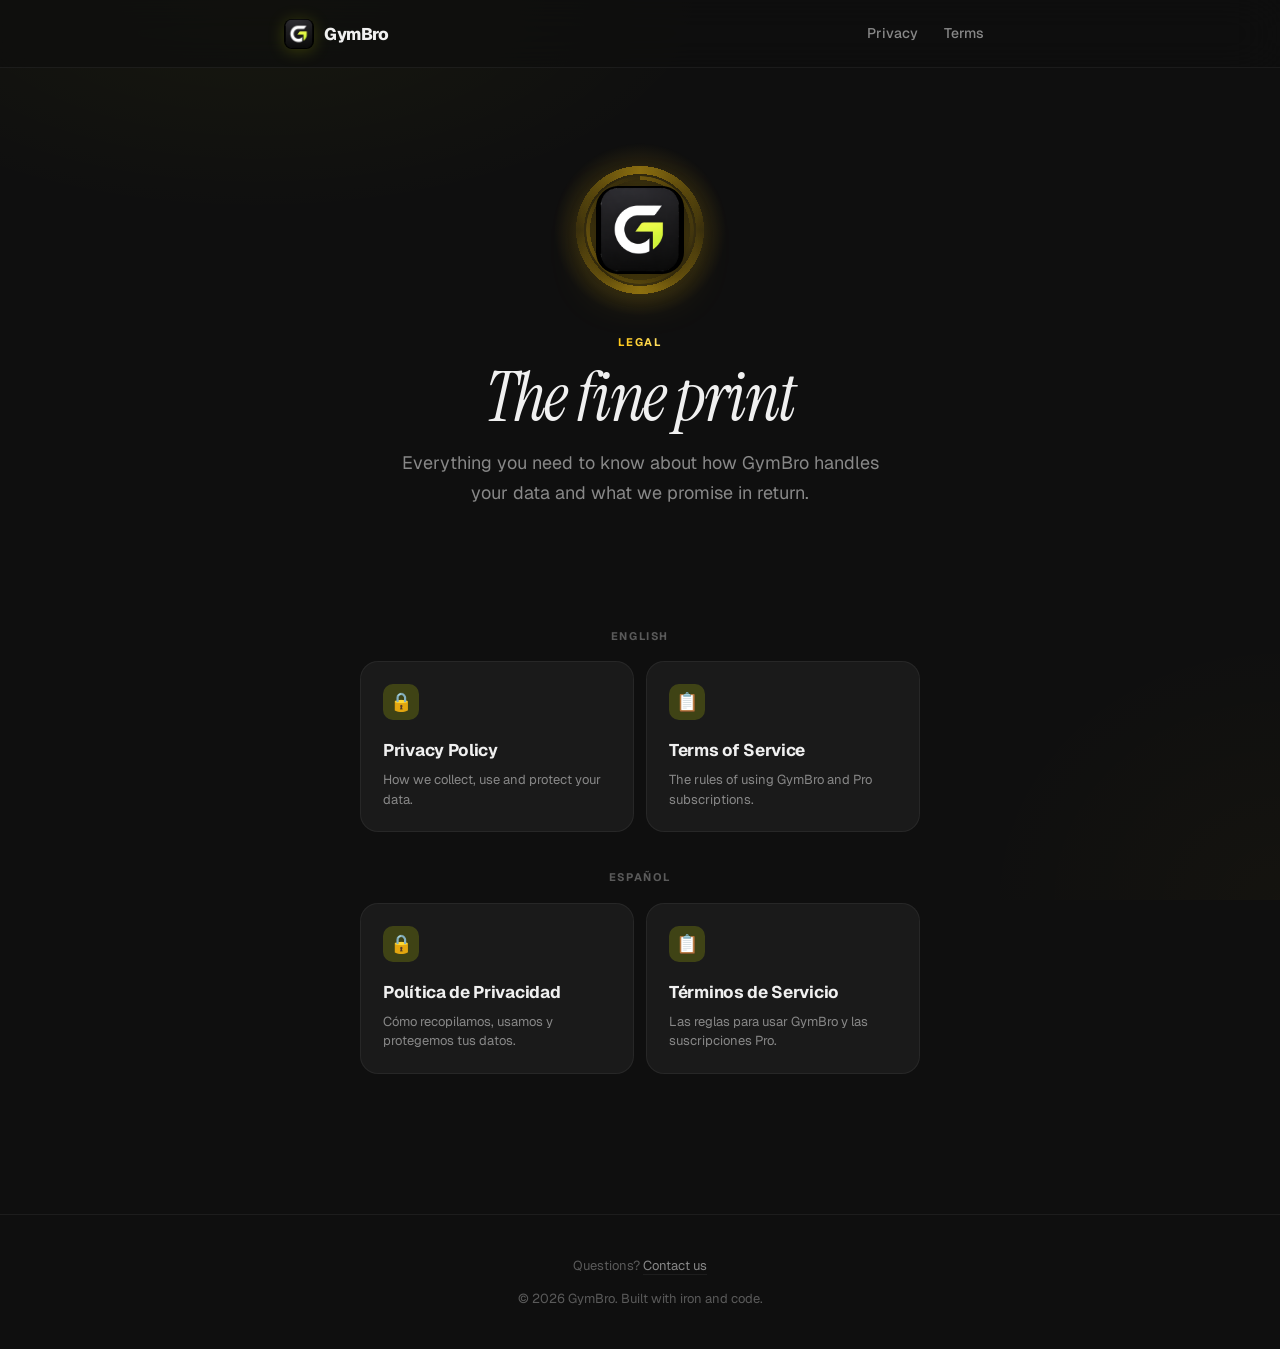
<file: index.html>
<!DOCTYPE html>
<html lang="en">
<head>
    <meta charset="UTF-8">
    <meta name="viewport" content="width=device-width, initial-scale=1.0">
    <title>GymBro · Legal</title>
    <meta name="description" content="GymBro legal documents — Privacy Policy and Terms of Service in English and Spanish.">
    <meta name="theme-color" content="#0A0A0A">
    <meta property="og:title" content="GymBro · Legal">
    <meta property="og:description" content="Privacy Policy and Terms of Service for GymBro.">
    <meta property="og:type" content="website">
    <meta property="og:url" content="https://barrerale.github.io/gymbro-legal/">
    <link rel="icon" type="image/png" href="favicon.png">
    <link rel="apple-touch-icon" href="logo.png">
    <meta property="og:image" content="og-image.png">
    <link rel="preconnect" href="https://fonts.googleapis.com">
    <link rel="preconnect" href="https://fonts.gstatic.com" crossorigin>
    <link href="https://fonts.googleapis.com/css2?family=Geist:wght@400;500;600;700;800;900&family=Instrument+Serif:ital@0;1&display=swap" rel="stylesheet">
    <link rel="stylesheet" href="styles.css">
</head>
<body>
    <header class="site-header">
        <div class="site-header-inner">
            <a href="./" class="brand">
                <img src="logo.png" alt="GymBro" class="brand-mark" width="28" height="28">
                <span>GymBro</span>
            </a>
            <nav class="site-nav">
                <a href="privacy">Privacy</a>
                <a href="terms">Terms</a>
            </nav>
        </div>
    </header>

    <section class="hero">
        <div class="hero-logo-wrap">
            <div class="hero-bloom" aria-hidden="true"></div>
            <div class="hero-ring" aria-hidden="true"></div>
            <div class="hero-ring-inner" aria-hidden="true"></div>
            <img src="logo-large.png" alt="GymBro" class="hero-logo" width="88" height="88">
        </div>
        <span class="hero-eyebrow">Legal</span>
        <h1>The fine print</h1>
        <p>Everything you need to know about how GymBro handles your data and what we promise in return.</p>
    </section>

    <main>
        <p class="doc-section-title">English</p>
        <div class="doc-grid">
            <a href="privacy" class="doc-card">
                <span class="doc-card-icon">🔒</span>
                <span class="doc-card-title">Privacy Policy</span>
                <span class="doc-card-desc">How we collect, use and protect your data.</span>
            </a>
            <a href="terms" class="doc-card">
                <span class="doc-card-icon">📋</span>
                <span class="doc-card-title">Terms of Service</span>
                <span class="doc-card-desc">The rules of using GymBro and Pro subscriptions.</span>
            </a>
        </div>

        <p class="doc-section-title">Español</p>
        <div class="doc-grid">
            <a href="privacy-es" class="doc-card">
                <span class="doc-card-icon">🔒</span>
                <span class="doc-card-title">Política de Privacidad</span>
                <span class="doc-card-desc">Cómo recopilamos, usamos y protegemos tus datos.</span>
            </a>
            <a href="terms-es" class="doc-card">
                <span class="doc-card-icon">📋</span>
                <span class="doc-card-title">Términos de Servicio</span>
                <span class="doc-card-desc">Las reglas para usar GymBro y las suscripciones Pro.</span>
            </a>
        </div>
    </main>

    <footer class="site-footer">
        <div class="site-footer-inner">
            <p>Questions? <a href="mailto:barreralematias@gmail.com">Contact us</a></p>
            <p>© 2026 GymBro. Built with iron and code.</p>
        </div>
    </footer>
</body>
</html>
</file>
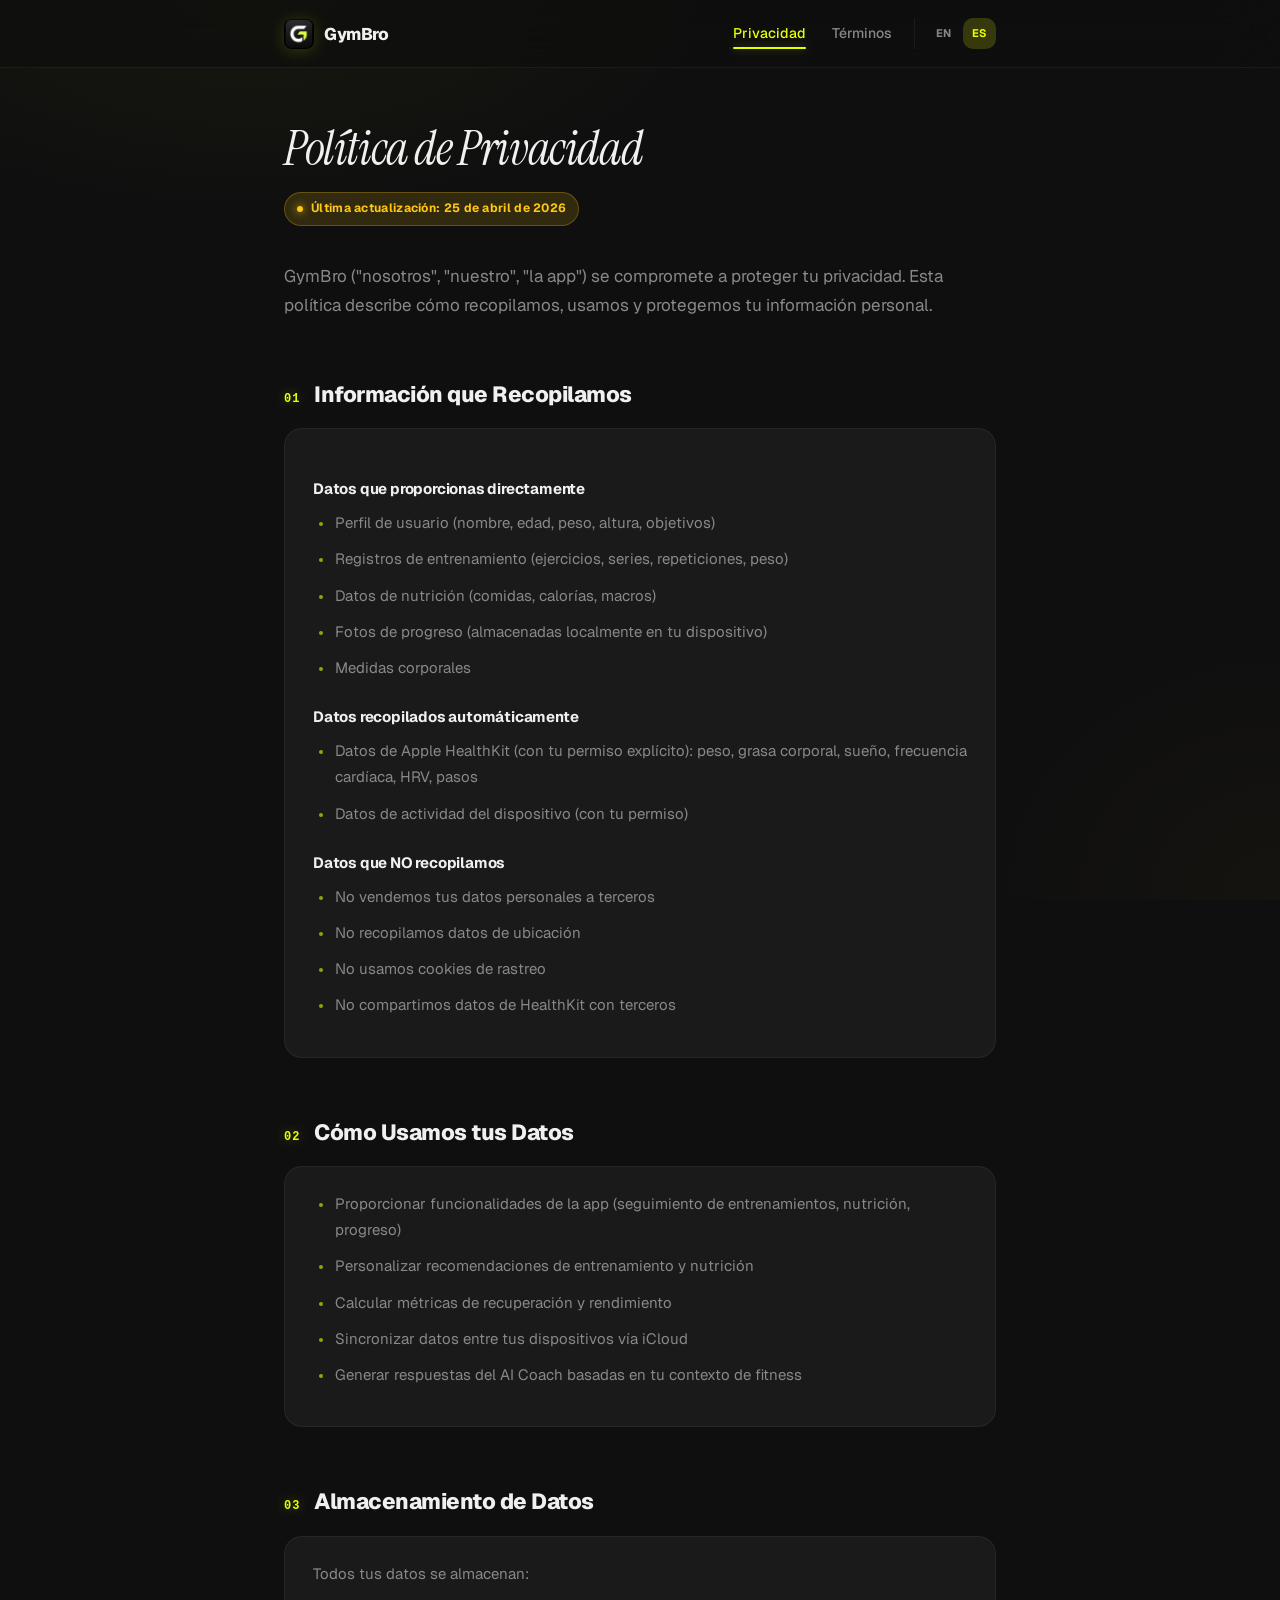
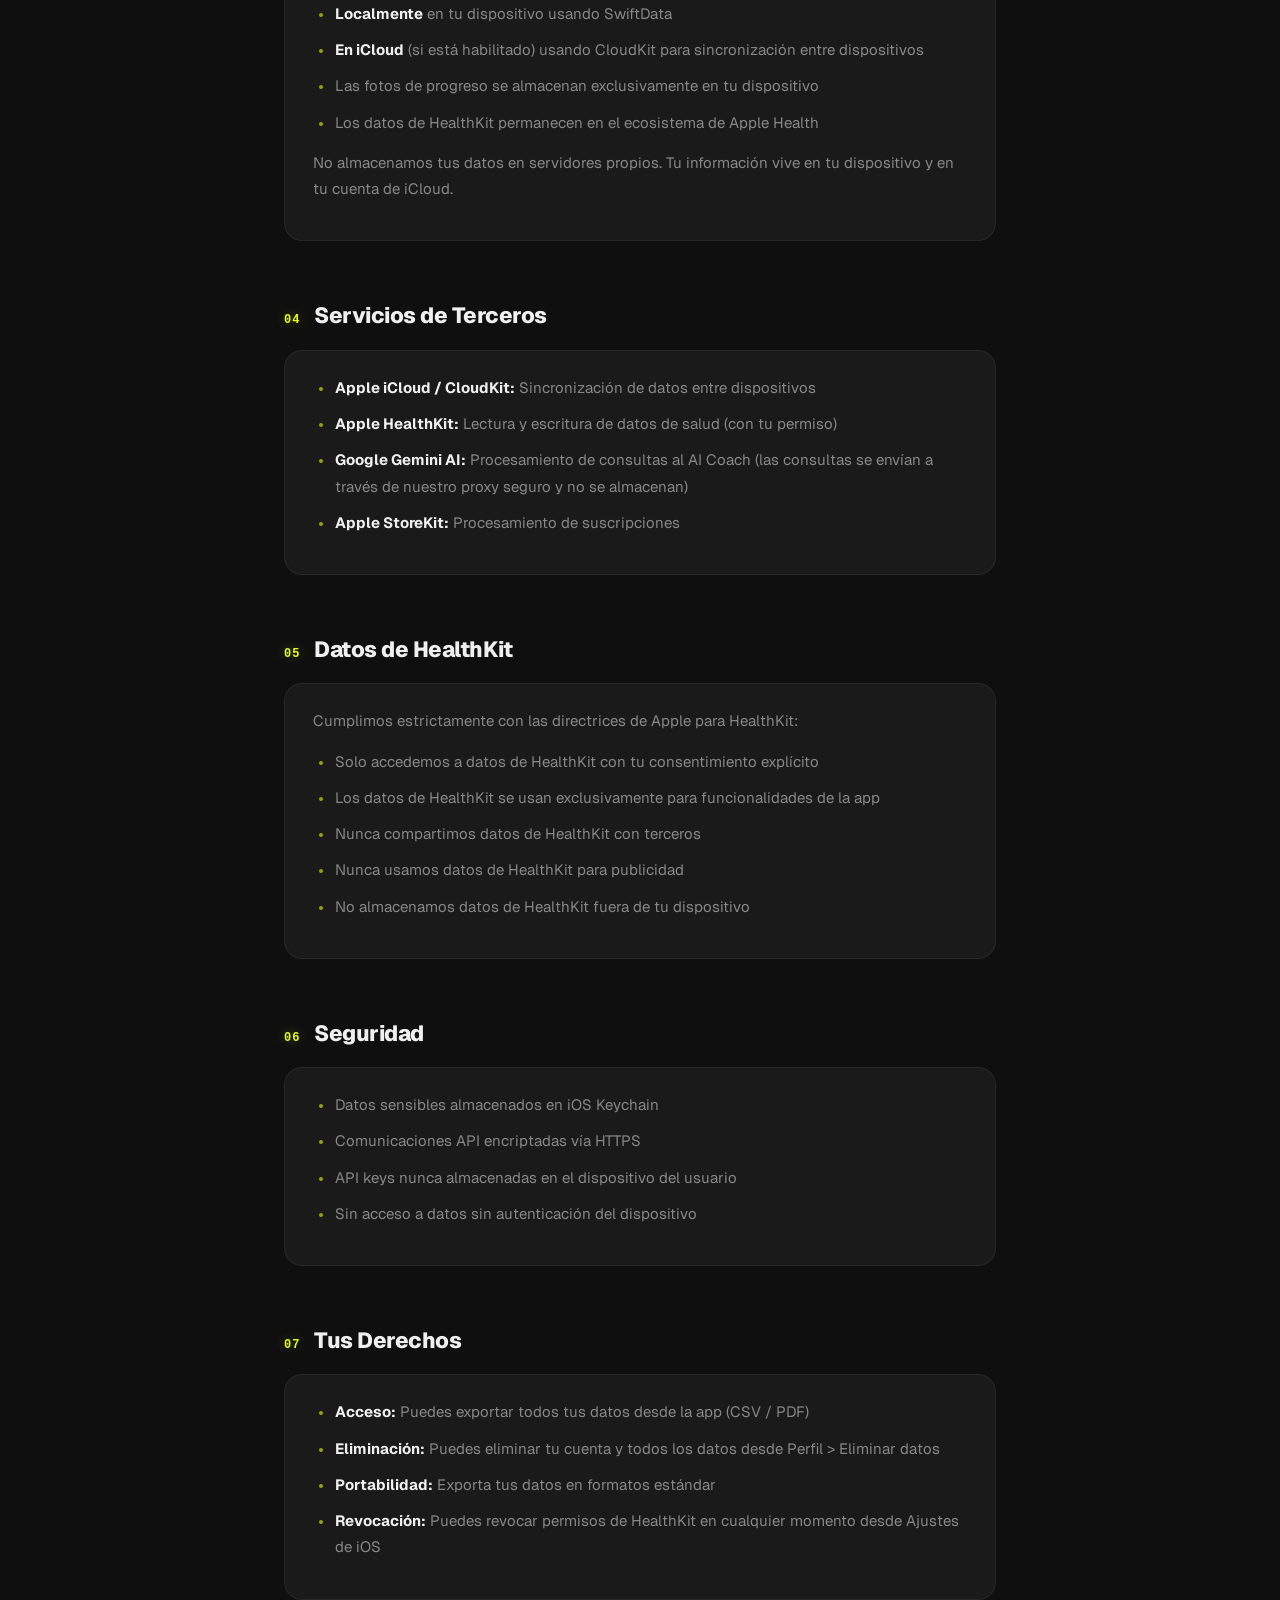
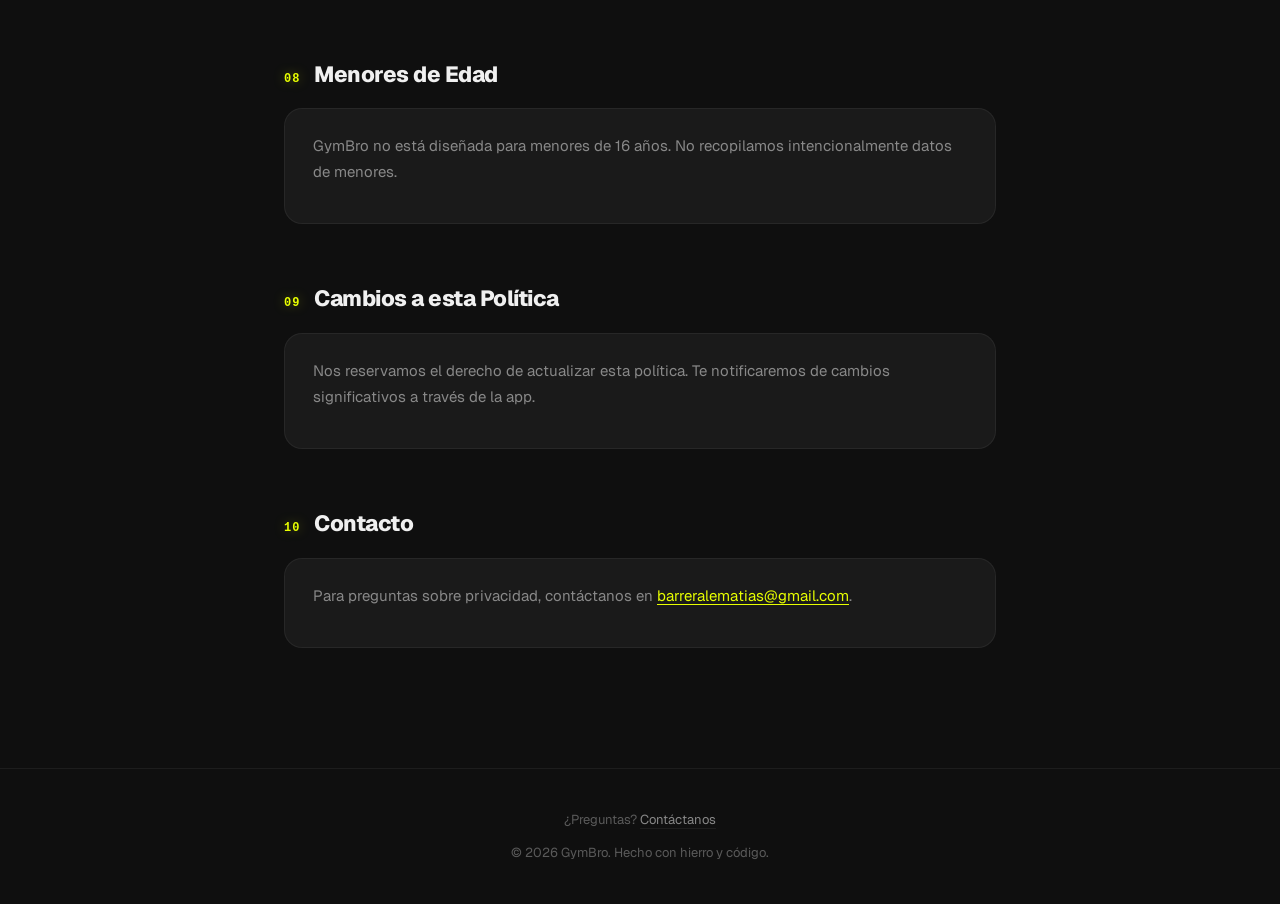
<file: privacy-es.html>
<!DOCTYPE html>
<html lang="es">
<head>
    <meta charset="UTF-8">
    <meta name="viewport" content="width=device-width, initial-scale=1.0">
    <title>Política de Privacidad · GymBro</title>
    <meta name="description" content="Política de Privacidad de GymBro — cómo recopilamos, usamos y protegemos tus datos.">
    <meta name="theme-color" content="#0A0A0A">
    <meta property="og:title" content="Política de Privacidad de GymBro">
    <meta property="og:description" content="Cómo GymBro recopila, usa y protege tus datos.">
    <meta property="og:type" content="article">
    <meta property="og:image" content="og-image.png">
    <link rel="icon" type="image/png" href="favicon.png">
    <link rel="apple-touch-icon" href="logo.png">
    <link rel="preconnect" href="https://fonts.googleapis.com">
    <link rel="preconnect" href="https://fonts.gstatic.com" crossorigin>
    <link href="https://fonts.googleapis.com/css2?family=Geist:wght@400;500;600;700;800;900&family=Instrument+Serif:ital@0;1&display=swap" rel="stylesheet">
    <link rel="stylesheet" href="styles.css">
</head>
<body>
    <header class="site-header">
        <div class="site-header-inner">
            <a href="./" class="brand">
                <img src="logo.png" alt="GymBro" class="brand-mark" width="28" height="28">
                <span>GymBro</span>
            </a>
            <nav class="site-nav">
                <a href="privacy-es" class="active">Privacidad</a>
                <a href="terms-es">Términos</a>
                <span class="lang-toggle">
                    <a href="privacy">EN</a>
                    <a href="privacy-es" class="active">ES</a>
                </span>
            </nav>
        </div>
    </header>

    <main>
        <article>
            <header class="article-header">
                <h1>Política de Privacidad</h1>
                <span class="updated">Última actualización: 25 de abril de 2026</span>
            </header>

            <p class="intro">GymBro ("nosotros", "nuestro", "la app") se compromete a proteger tu privacidad. Esta política describe cómo recopilamos, usamos y protegemos tu información personal.</p>

            <h2><span class="num">01</span> Información que Recopilamos</h2>
            <div class="section">
                <h3>Datos que proporcionas directamente</h3>
                <ul>
                    <li>Perfil de usuario (nombre, edad, peso, altura, objetivos)</li>
                    <li>Registros de entrenamiento (ejercicios, series, repeticiones, peso)</li>
                    <li>Datos de nutrición (comidas, calorías, macros)</li>
                    <li>Fotos de progreso (almacenadas localmente en tu dispositivo)</li>
                    <li>Medidas corporales</li>
                </ul>

                <h3>Datos recopilados automáticamente</h3>
                <ul>
                    <li>Datos de Apple HealthKit (con tu permiso explícito): peso, grasa corporal, sueño, frecuencia cardíaca, HRV, pasos</li>
                    <li>Datos de actividad del dispositivo (con tu permiso)</li>
                </ul>

                <h3>Datos que NO recopilamos</h3>
                <ul>
                    <li>No vendemos tus datos personales a terceros</li>
                    <li>No recopilamos datos de ubicación</li>
                    <li>No usamos cookies de rastreo</li>
                    <li>No compartimos datos de HealthKit con terceros</li>
                </ul>
            </div>

            <h2><span class="num">02</span> Cómo Usamos tus Datos</h2>
            <div class="section">
                <ul>
                    <li>Proporcionar funcionalidades de la app (seguimiento de entrenamientos, nutrición, progreso)</li>
                    <li>Personalizar recomendaciones de entrenamiento y nutrición</li>
                    <li>Calcular métricas de recuperación y rendimiento</li>
                    <li>Sincronizar datos entre tus dispositivos vía iCloud</li>
                    <li>Generar respuestas del AI Coach basadas en tu contexto de fitness</li>
                </ul>
            </div>

            <h2><span class="num">03</span> Almacenamiento de Datos</h2>
            <div class="section">
                <p>Todos tus datos se almacenan:</p>
                <ul>
                    <li><strong>Localmente</strong> en tu dispositivo usando SwiftData</li>
                    <li><strong>En iCloud</strong> (si está habilitado) usando CloudKit para sincronización entre dispositivos</li>
                    <li>Las fotos de progreso se almacenan exclusivamente en tu dispositivo</li>
                    <li>Los datos de HealthKit permanecen en el ecosistema de Apple Health</li>
                </ul>
                <p>No almacenamos tus datos en servidores propios. Tu información vive en tu dispositivo y en tu cuenta de iCloud.</p>
            </div>

            <h2><span class="num">04</span> Servicios de Terceros</h2>
            <div class="section">
                <ul>
                    <li><strong>Apple iCloud / CloudKit:</strong> Sincronización de datos entre dispositivos</li>
                    <li><strong>Apple HealthKit:</strong> Lectura y escritura de datos de salud (con tu permiso)</li>
                    <li><strong>Google Gemini AI:</strong> Procesamiento de consultas al AI Coach (las consultas se envían a través de nuestro proxy seguro y no se almacenan)</li>
                    <li><strong>Apple StoreKit:</strong> Procesamiento de suscripciones</li>
                </ul>
            </div>

            <h2><span class="num">05</span> Datos de HealthKit</h2>
            <div class="section">
                <p>Cumplimos estrictamente con las directrices de Apple para HealthKit:</p>
                <ul>
                    <li>Solo accedemos a datos de HealthKit con tu consentimiento explícito</li>
                    <li>Los datos de HealthKit se usan exclusivamente para funcionalidades de la app</li>
                    <li>Nunca compartimos datos de HealthKit con terceros</li>
                    <li>Nunca usamos datos de HealthKit para publicidad</li>
                    <li>No almacenamos datos de HealthKit fuera de tu dispositivo</li>
                </ul>
            </div>

            <h2><span class="num">06</span> Seguridad</h2>
            <div class="section">
                <ul>
                    <li>Datos sensibles almacenados en iOS Keychain</li>
                    <li>Comunicaciones API encriptadas vía HTTPS</li>
                    <li>API keys nunca almacenadas en el dispositivo del usuario</li>
                    <li>Sin acceso a datos sin autenticación del dispositivo</li>
                </ul>
            </div>

            <h2><span class="num">07</span> Tus Derechos</h2>
            <div class="section">
                <ul>
                    <li><strong>Acceso:</strong> Puedes exportar todos tus datos desde la app (CSV / PDF)</li>
                    <li><strong>Eliminación:</strong> Puedes eliminar tu cuenta y todos los datos desde Perfil &gt; Eliminar datos</li>
                    <li><strong>Portabilidad:</strong> Exporta tus datos en formatos estándar</li>
                    <li><strong>Revocación:</strong> Puedes revocar permisos de HealthKit en cualquier momento desde Ajustes de iOS</li>
                </ul>
            </div>

            <h2><span class="num">08</span> Menores de Edad</h2>
            <div class="section">
                <p>GymBro no está diseñada para menores de 16 años. No recopilamos intencionalmente datos de menores.</p>
            </div>

            <h2><span class="num">09</span> Cambios a esta Política</h2>
            <div class="section">
                <p>Nos reservamos el derecho de actualizar esta política. Te notificaremos de cambios significativos a través de la app.</p>
            </div>

            <h2><span class="num">10</span> Contacto</h2>
            <div class="section">
                <p>Para preguntas sobre privacidad, contáctanos en <a href="mailto:barreralematias@gmail.com">barreralematias@gmail.com</a>.</p>
            </div>
        </article>
    </main>

    <footer class="site-footer">
        <div class="site-footer-inner">
            <p>¿Preguntas? <a href="mailto:barreralematias@gmail.com">Contáctanos</a></p>
            <p>© 2026 GymBro. Hecho con hierro y código.</p>
        </div>
    </footer>
</body>
</html>
</file>
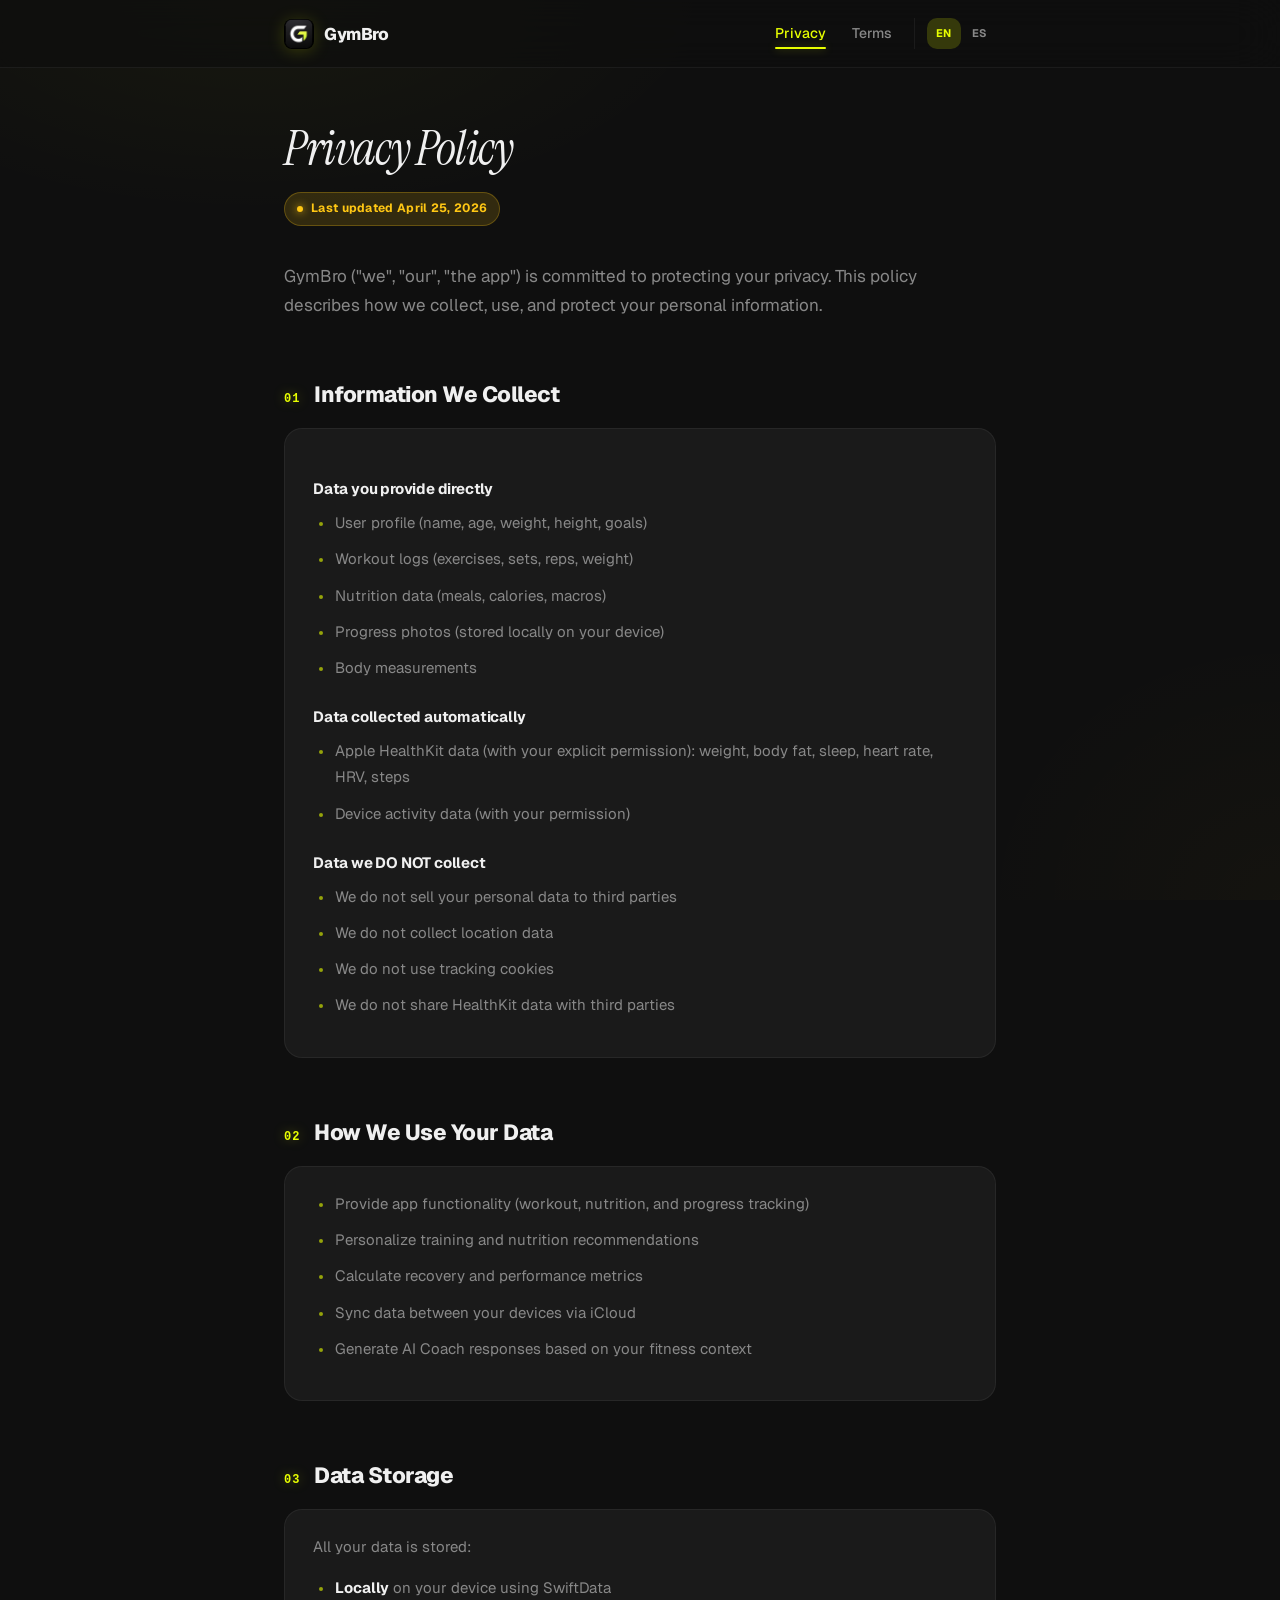
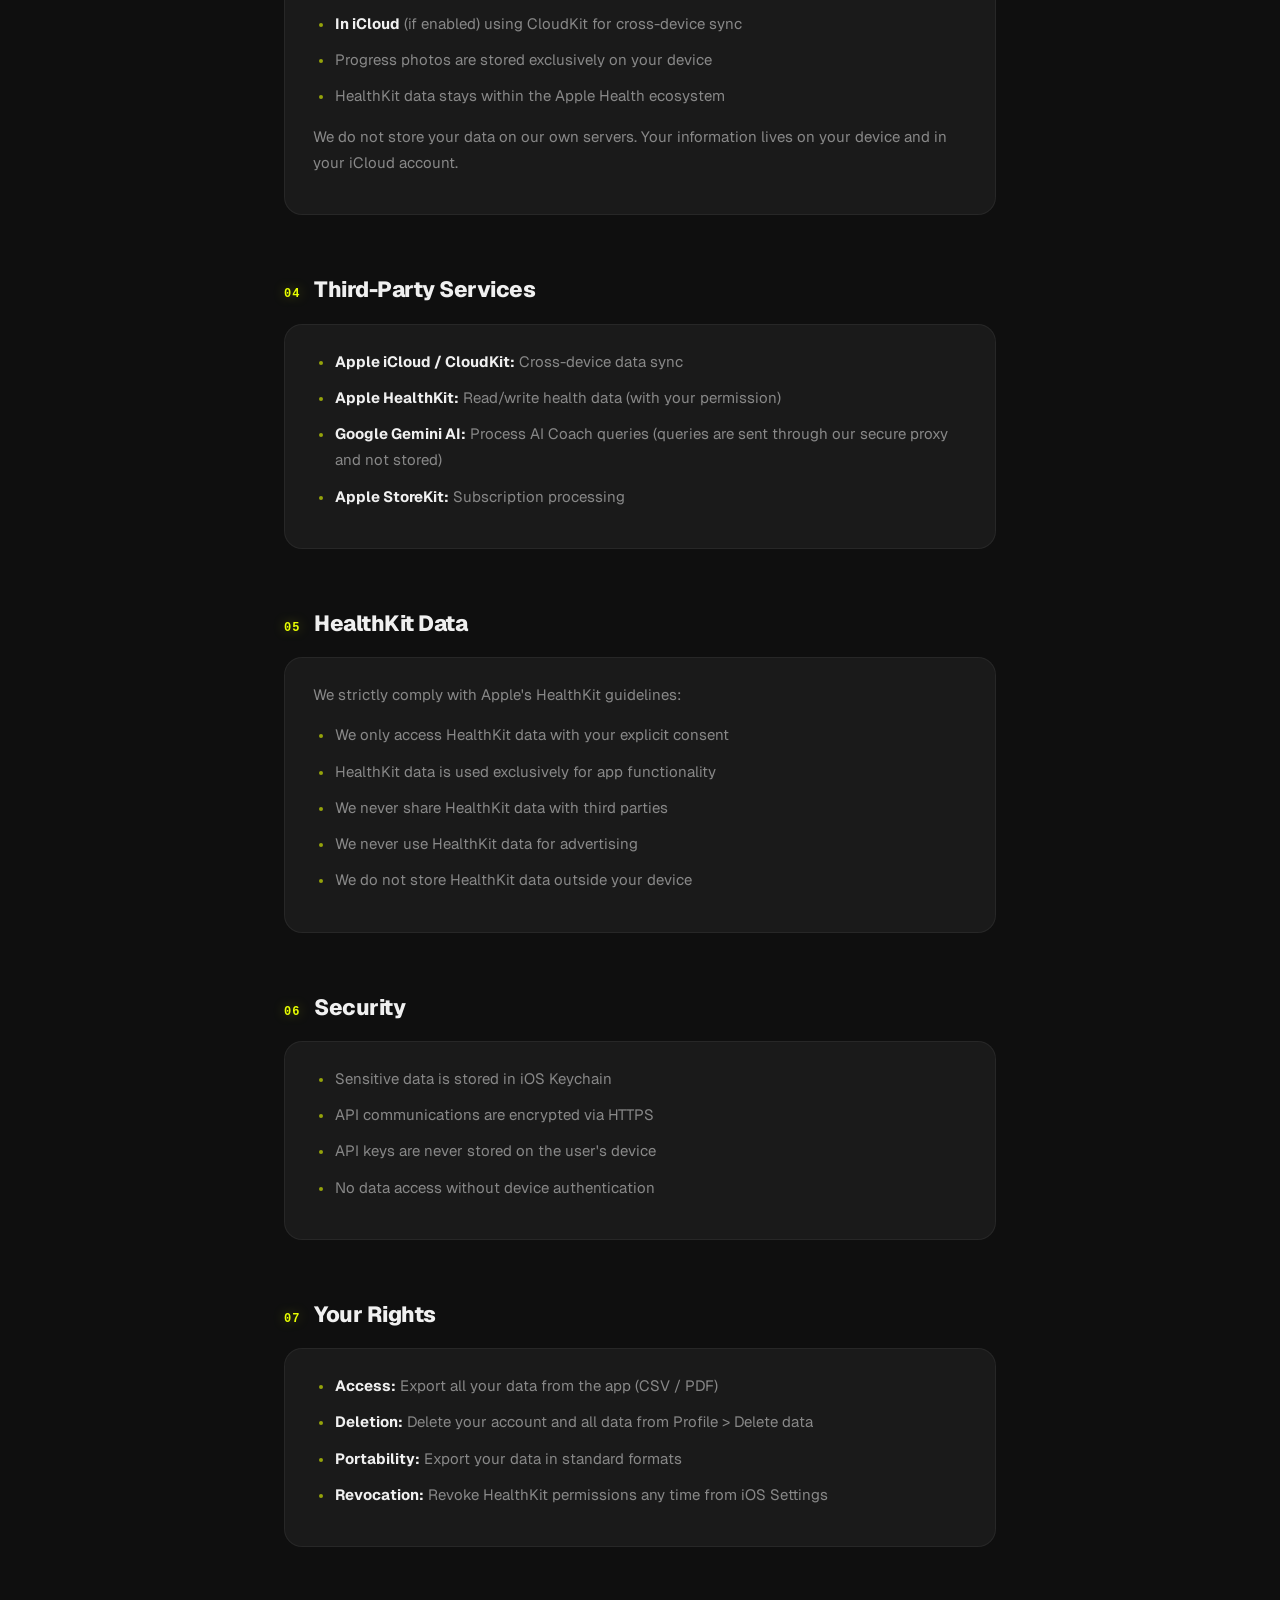
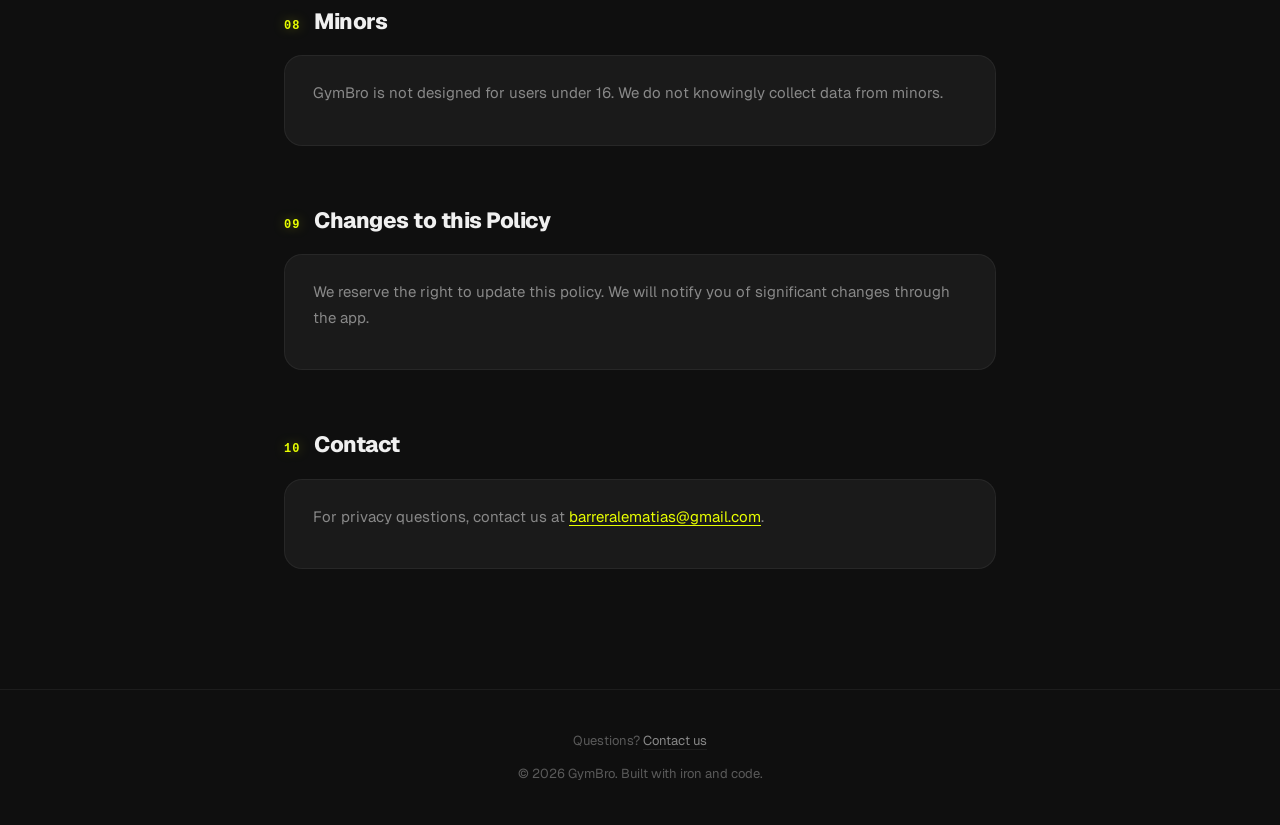
<file: privacy.html>
<!DOCTYPE html>
<html lang="en">
<head>
    <meta charset="UTF-8">
    <meta name="viewport" content="width=device-width, initial-scale=1.0">
    <title>Privacy Policy · GymBro</title>
    <meta name="description" content="GymBro Privacy Policy — how we collect, use and protect your data.">
    <meta name="theme-color" content="#0A0A0A">
    <meta property="og:title" content="GymBro Privacy Policy">
    <meta property="og:description" content="How GymBro collects, uses and protects your data.">
    <meta property="og:type" content="article">
    <link rel="icon" type="image/png" href="favicon.png">
    <link rel="apple-touch-icon" href="logo.png">
    <meta property="og:image" content="og-image.png">
    <link rel="preconnect" href="https://fonts.googleapis.com">
    <link rel="preconnect" href="https://fonts.gstatic.com" crossorigin>
    <link href="https://fonts.googleapis.com/css2?family=Geist:wght@400;500;600;700;800;900&family=Instrument+Serif:ital@0;1&display=swap" rel="stylesheet">
    <link rel="stylesheet" href="styles.css">
</head>
<body>
    <header class="site-header">
        <div class="site-header-inner">
            <a href="./" class="brand">
                <img src="logo.png" alt="GymBro" class="brand-mark" width="28" height="28">
                <span>GymBro</span>
            </a>
            <nav class="site-nav">
                <a href="privacy" class="active">Privacy</a>
                <a href="terms">Terms</a>
                <span class="lang-toggle">
                    <a href="privacy" class="active">EN</a>
                    <a href="privacy-es">ES</a>
                </span>
            </nav>
        </div>
    </header>

    <main>
        <article>
            <header class="article-header">
                <h1>Privacy Policy</h1>
                <span class="updated">Last updated April 25, 2026</span>
            </header>

            <p class="intro">GymBro ("we", "our", "the app") is committed to protecting your privacy. This policy describes how we collect, use, and protect your personal information.</p>

            <h2><span class="num">01</span> Information We Collect</h2>
            <div class="section">
                <h3>Data you provide directly</h3>
                <ul>
                    <li>User profile (name, age, weight, height, goals)</li>
                    <li>Workout logs (exercises, sets, reps, weight)</li>
                    <li>Nutrition data (meals, calories, macros)</li>
                    <li>Progress photos (stored locally on your device)</li>
                    <li>Body measurements</li>
                </ul>

                <h3>Data collected automatically</h3>
                <ul>
                    <li>Apple HealthKit data (with your explicit permission): weight, body fat, sleep, heart rate, HRV, steps</li>
                    <li>Device activity data (with your permission)</li>
                </ul>

                <h3>Data we DO NOT collect</h3>
                <ul>
                    <li>We do not sell your personal data to third parties</li>
                    <li>We do not collect location data</li>
                    <li>We do not use tracking cookies</li>
                    <li>We do not share HealthKit data with third parties</li>
                </ul>
            </div>

            <h2><span class="num">02</span> How We Use Your Data</h2>
            <div class="section">
                <ul>
                    <li>Provide app functionality (workout, nutrition, and progress tracking)</li>
                    <li>Personalize training and nutrition recommendations</li>
                    <li>Calculate recovery and performance metrics</li>
                    <li>Sync data between your devices via iCloud</li>
                    <li>Generate AI Coach responses based on your fitness context</li>
                </ul>
            </div>

            <h2><span class="num">03</span> Data Storage</h2>
            <div class="section">
                <p>All your data is stored:</p>
                <ul>
                    <li><strong>Locally</strong> on your device using SwiftData</li>
                    <li><strong>In iCloud</strong> (if enabled) using CloudKit for cross-device sync</li>
                    <li>Progress photos are stored exclusively on your device</li>
                    <li>HealthKit data stays within the Apple Health ecosystem</li>
                </ul>
                <p>We do not store your data on our own servers. Your information lives on your device and in your iCloud account.</p>
            </div>

            <h2><span class="num">04</span> Third-Party Services</h2>
            <div class="section">
                <ul>
                    <li><strong>Apple iCloud / CloudKit:</strong> Cross-device data sync</li>
                    <li><strong>Apple HealthKit:</strong> Read/write health data (with your permission)</li>
                    <li><strong>Google Gemini AI:</strong> Process AI Coach queries (queries are sent through our secure proxy and not stored)</li>
                    <li><strong>Apple StoreKit:</strong> Subscription processing</li>
                </ul>
            </div>

            <h2><span class="num">05</span> HealthKit Data</h2>
            <div class="section">
                <p>We strictly comply with Apple's HealthKit guidelines:</p>
                <ul>
                    <li>We only access HealthKit data with your explicit consent</li>
                    <li>HealthKit data is used exclusively for app functionality</li>
                    <li>We never share HealthKit data with third parties</li>
                    <li>We never use HealthKit data for advertising</li>
                    <li>We do not store HealthKit data outside your device</li>
                </ul>
            </div>

            <h2><span class="num">06</span> Security</h2>
            <div class="section">
                <ul>
                    <li>Sensitive data is stored in iOS Keychain</li>
                    <li>API communications are encrypted via HTTPS</li>
                    <li>API keys are never stored on the user's device</li>
                    <li>No data access without device authentication</li>
                </ul>
            </div>

            <h2><span class="num">07</span> Your Rights</h2>
            <div class="section">
                <ul>
                    <li><strong>Access:</strong> Export all your data from the app (CSV / PDF)</li>
                    <li><strong>Deletion:</strong> Delete your account and all data from Profile &gt; Delete data</li>
                    <li><strong>Portability:</strong> Export your data in standard formats</li>
                    <li><strong>Revocation:</strong> Revoke HealthKit permissions any time from iOS Settings</li>
                </ul>
            </div>

            <h2><span class="num">08</span> Minors</h2>
            <div class="section">
                <p>GymBro is not designed for users under 16. We do not knowingly collect data from minors.</p>
            </div>

            <h2><span class="num">09</span> Changes to this Policy</h2>
            <div class="section">
                <p>We reserve the right to update this policy. We will notify you of significant changes through the app.</p>
            </div>

            <h2><span class="num">10</span> Contact</h2>
            <div class="section">
                <p>For privacy questions, contact us at <a href="mailto:barreralematias@gmail.com">barreralematias@gmail.com</a>.</p>
            </div>
        </article>
    </main>

    <footer class="site-footer">
        <div class="site-footer-inner">
            <p>Questions? <a href="mailto:barreralematias@gmail.com">Contact us</a></p>
            <p>© 2026 GymBro. Built with iron and code.</p>
        </div>
    </footer>
</body>
</html>
</file>
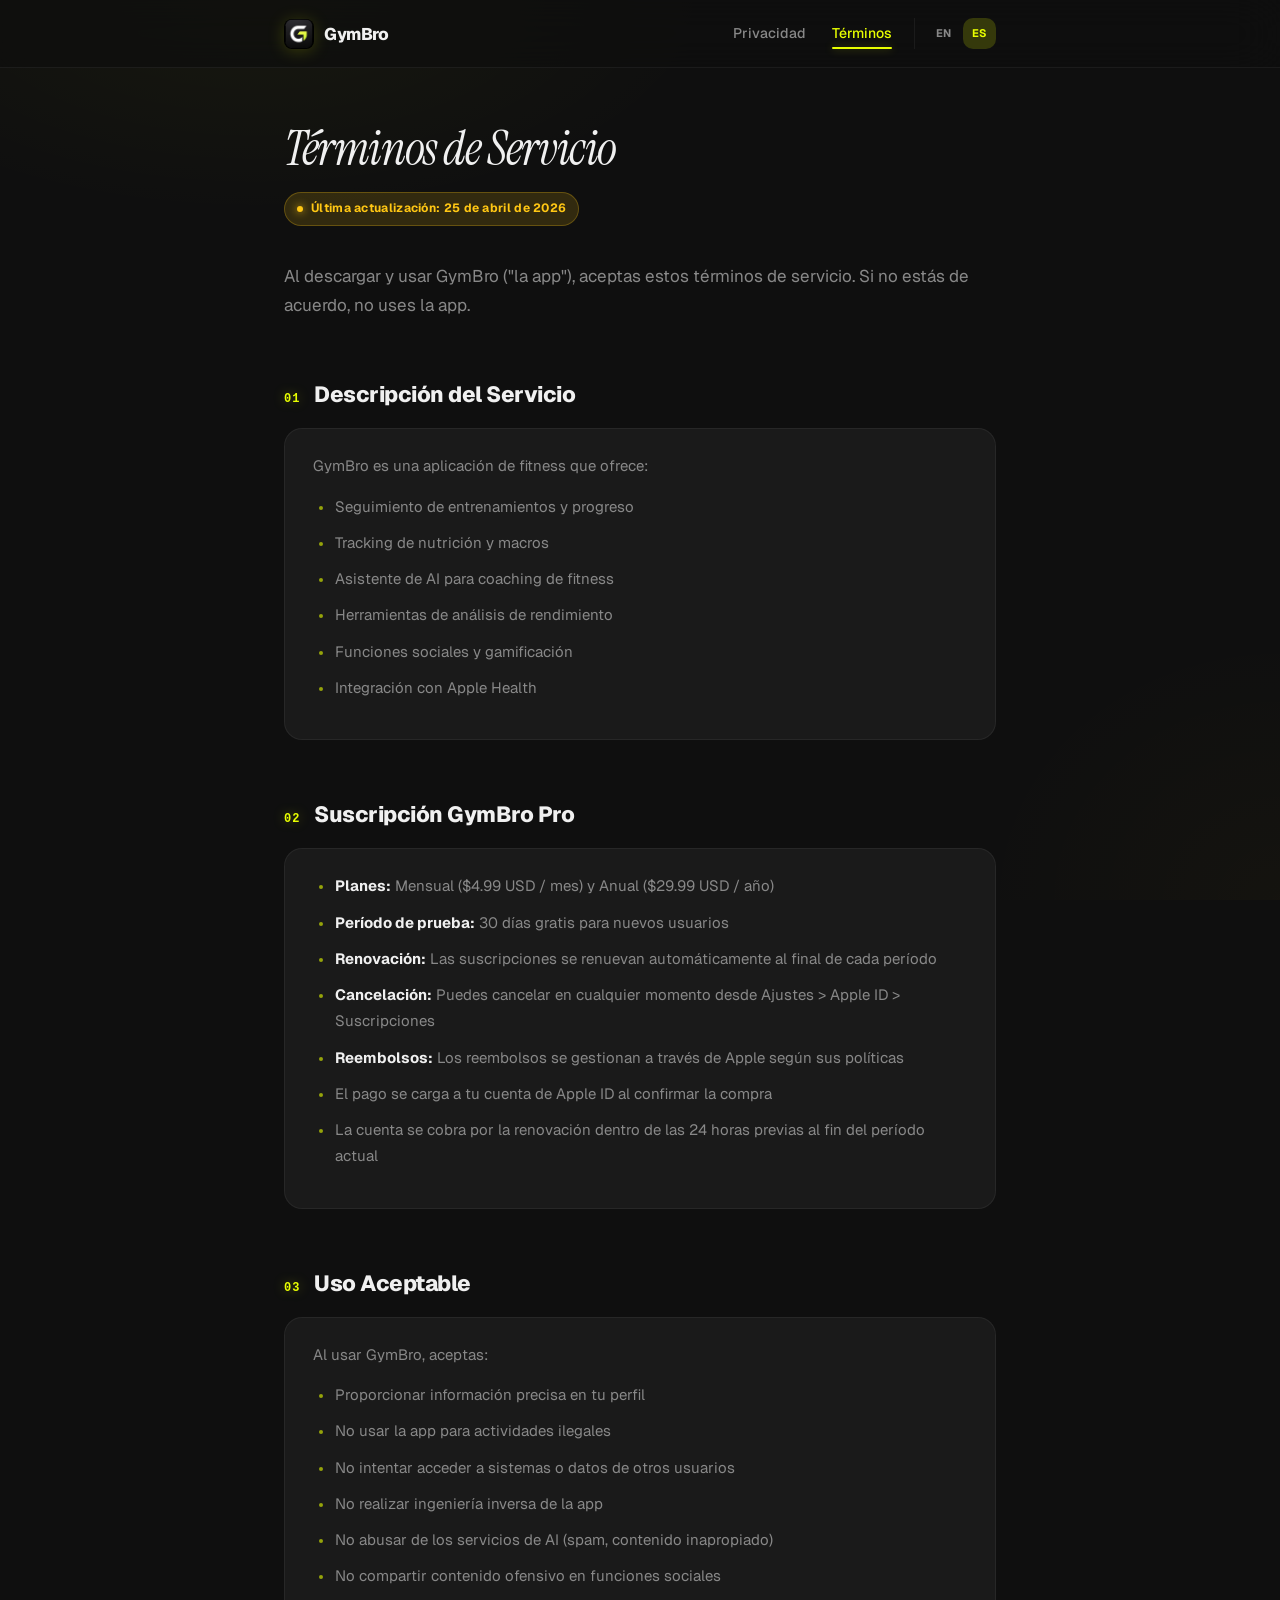
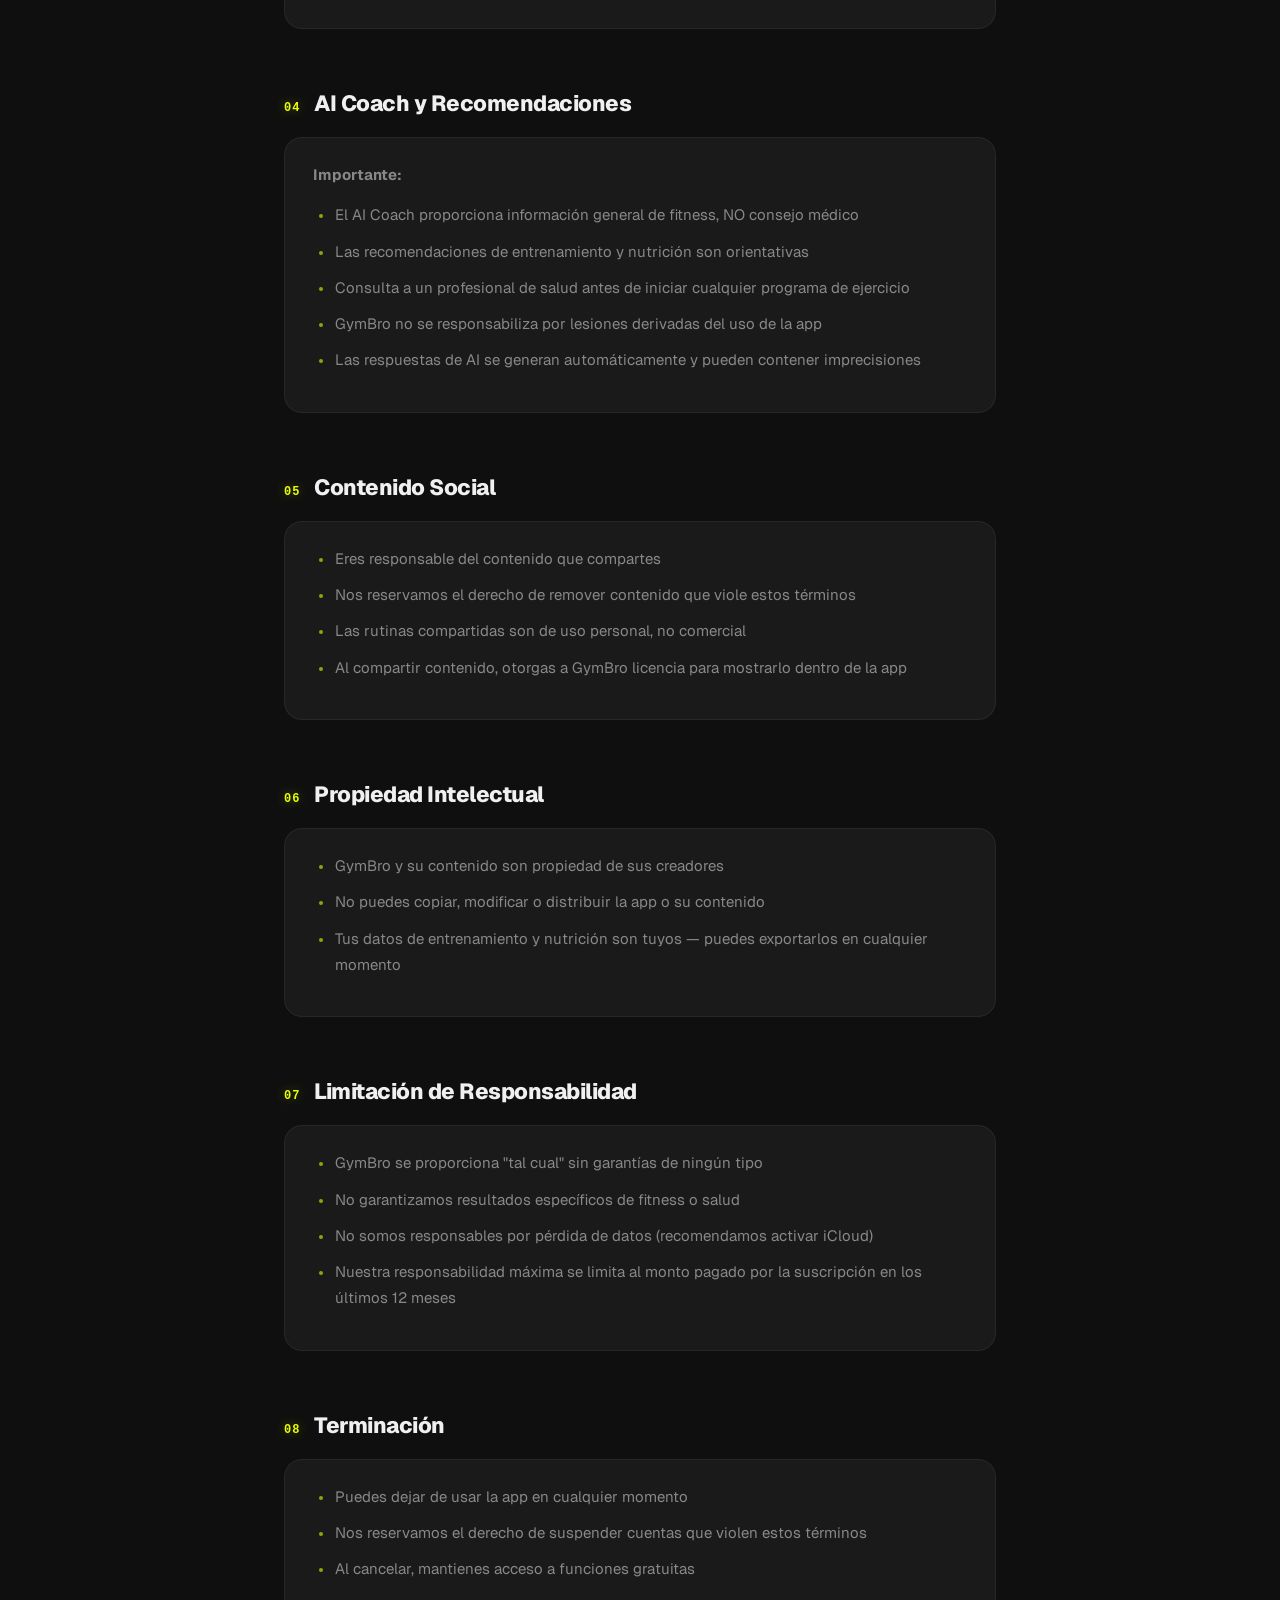
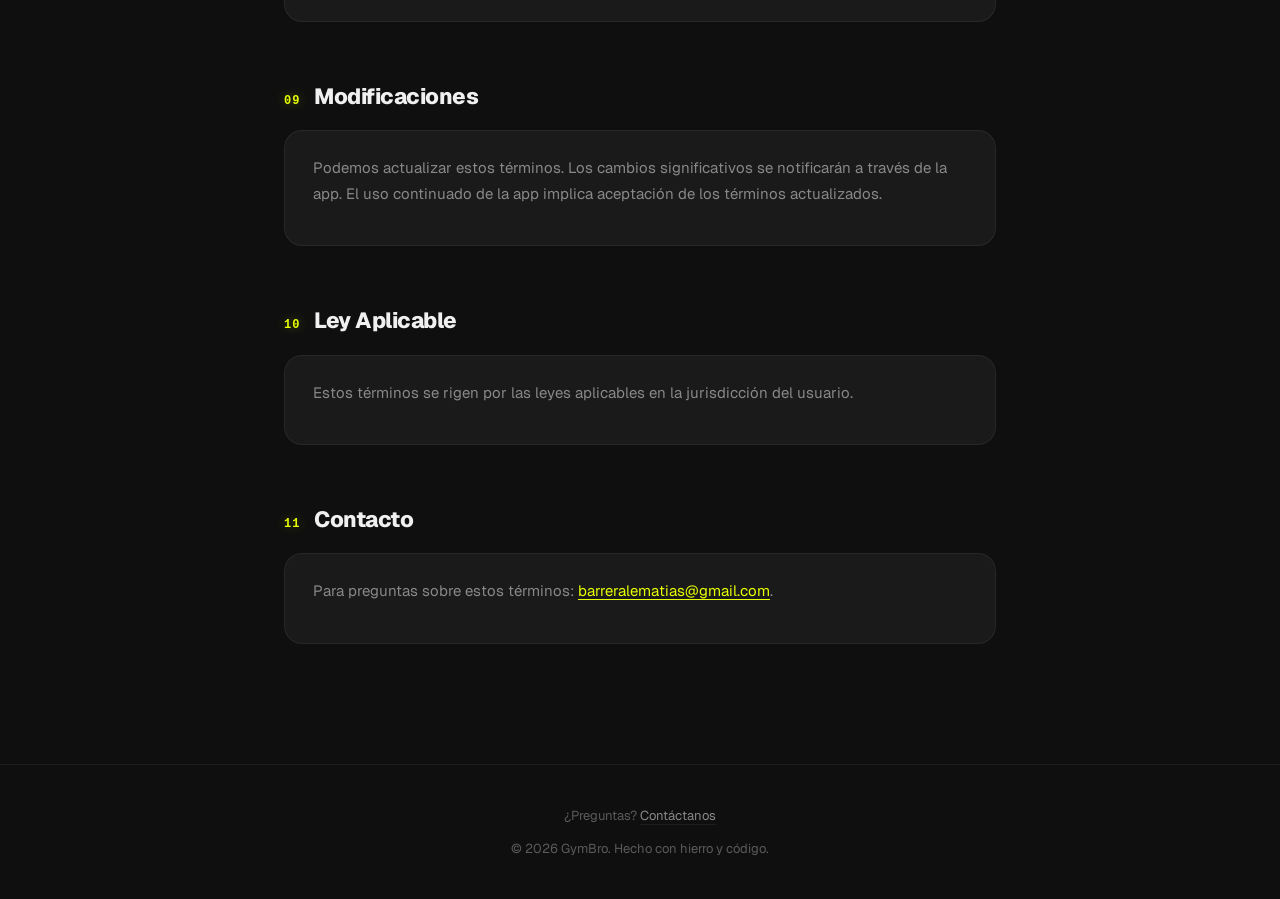
<file: terms-es.html>
<!DOCTYPE html>
<html lang="es">
<head>
    <meta charset="UTF-8">
    <meta name="viewport" content="width=device-width, initial-scale=1.0">
    <title>Términos de Servicio · GymBro</title>
    <meta name="description" content="Términos de Servicio de GymBro — las reglas para usar la app y las suscripciones GymBro Pro.">
    <meta name="theme-color" content="#0A0A0A">
    <meta property="og:title" content="Términos de Servicio de GymBro">
    <meta property="og:description" content="Las reglas para usar GymBro y las suscripciones Pro.">
    <meta property="og:type" content="article">
    <meta property="og:image" content="og-image.png">
    <link rel="icon" type="image/png" href="favicon.png">
    <link rel="apple-touch-icon" href="logo.png">
    <link rel="preconnect" href="https://fonts.googleapis.com">
    <link rel="preconnect" href="https://fonts.gstatic.com" crossorigin>
    <link href="https://fonts.googleapis.com/css2?family=Geist:wght@400;500;600;700;800;900&family=Instrument+Serif:ital@0;1&display=swap" rel="stylesheet">
    <link rel="stylesheet" href="styles.css">
</head>
<body>
    <header class="site-header">
        <div class="site-header-inner">
            <a href="./" class="brand">
                <img src="logo.png" alt="GymBro" class="brand-mark" width="28" height="28">
                <span>GymBro</span>
            </a>
            <nav class="site-nav">
                <a href="privacy-es">Privacidad</a>
                <a href="terms-es" class="active">Términos</a>
                <span class="lang-toggle">
                    <a href="terms">EN</a>
                    <a href="terms-es" class="active">ES</a>
                </span>
            </nav>
        </div>
    </header>

    <main>
        <article>
            <header class="article-header">
                <h1>Términos de Servicio</h1>
                <span class="updated">Última actualización: 25 de abril de 2026</span>
            </header>

            <p class="intro">Al descargar y usar GymBro ("la app"), aceptas estos términos de servicio. Si no estás de acuerdo, no uses la app.</p>

            <h2><span class="num">01</span> Descripción del Servicio</h2>
            <div class="section">
                <p>GymBro es una aplicación de fitness que ofrece:</p>
                <ul>
                    <li>Seguimiento de entrenamientos y progreso</li>
                    <li>Tracking de nutrición y macros</li>
                    <li>Asistente de AI para coaching de fitness</li>
                    <li>Herramientas de análisis de rendimiento</li>
                    <li>Funciones sociales y gamificación</li>
                    <li>Integración con Apple Health</li>
                </ul>
            </div>

            <h2><span class="num">02</span> Suscripción GymBro Pro</h2>
            <div class="section">
                <ul>
                    <li><strong>Planes:</strong> Mensual ($4.99 USD / mes) y Anual ($29.99 USD / año)</li>
                    <li><strong>Período de prueba:</strong> 30 días gratis para nuevos usuarios</li>
                    <li><strong>Renovación:</strong> Las suscripciones se renuevan automáticamente al final de cada período</li>
                    <li><strong>Cancelación:</strong> Puedes cancelar en cualquier momento desde Ajustes &gt; Apple ID &gt; Suscripciones</li>
                    <li><strong>Reembolsos:</strong> Los reembolsos se gestionan a través de Apple según sus políticas</li>
                    <li>El pago se carga a tu cuenta de Apple ID al confirmar la compra</li>
                    <li>La cuenta se cobra por la renovación dentro de las 24 horas previas al fin del período actual</li>
                </ul>
            </div>

            <h2><span class="num">03</span> Uso Aceptable</h2>
            <div class="section">
                <p>Al usar GymBro, aceptas:</p>
                <ul>
                    <li>Proporcionar información precisa en tu perfil</li>
                    <li>No usar la app para actividades ilegales</li>
                    <li>No intentar acceder a sistemas o datos de otros usuarios</li>
                    <li>No realizar ingeniería inversa de la app</li>
                    <li>No abusar de los servicios de AI (spam, contenido inapropiado)</li>
                    <li>No compartir contenido ofensivo en funciones sociales</li>
                </ul>
            </div>

            <h2><span class="num">04</span> AI Coach y Recomendaciones</h2>
            <div class="section">
                <p><strong>Importante:</strong></p>
                <ul>
                    <li>El AI Coach proporciona información general de fitness, NO consejo médico</li>
                    <li>Las recomendaciones de entrenamiento y nutrición son orientativas</li>
                    <li>Consulta a un profesional de salud antes de iniciar cualquier programa de ejercicio</li>
                    <li>GymBro no se responsabiliza por lesiones derivadas del uso de la app</li>
                    <li>Las respuestas de AI se generan automáticamente y pueden contener imprecisiones</li>
                </ul>
            </div>

            <h2><span class="num">05</span> Contenido Social</h2>
            <div class="section">
                <ul>
                    <li>Eres responsable del contenido que compartes</li>
                    <li>Nos reservamos el derecho de remover contenido que viole estos términos</li>
                    <li>Las rutinas compartidas son de uso personal, no comercial</li>
                    <li>Al compartir contenido, otorgas a GymBro licencia para mostrarlo dentro de la app</li>
                </ul>
            </div>

            <h2><span class="num">06</span> Propiedad Intelectual</h2>
            <div class="section">
                <ul>
                    <li>GymBro y su contenido son propiedad de sus creadores</li>
                    <li>No puedes copiar, modificar o distribuir la app o su contenido</li>
                    <li>Tus datos de entrenamiento y nutrición son tuyos — puedes exportarlos en cualquier momento</li>
                </ul>
            </div>

            <h2><span class="num">07</span> Limitación de Responsabilidad</h2>
            <div class="section">
                <ul>
                    <li>GymBro se proporciona "tal cual" sin garantías de ningún tipo</li>
                    <li>No garantizamos resultados específicos de fitness o salud</li>
                    <li>No somos responsables por pérdida de datos (recomendamos activar iCloud)</li>
                    <li>Nuestra responsabilidad máxima se limita al monto pagado por la suscripción en los últimos 12 meses</li>
                </ul>
            </div>

            <h2><span class="num">08</span> Terminación</h2>
            <div class="section">
                <ul>
                    <li>Puedes dejar de usar la app en cualquier momento</li>
                    <li>Nos reservamos el derecho de suspender cuentas que violen estos términos</li>
                    <li>Al cancelar, mantienes acceso a funciones gratuitas</li>
                </ul>
            </div>

            <h2><span class="num">09</span> Modificaciones</h2>
            <div class="section">
                <p>Podemos actualizar estos términos. Los cambios significativos se notificarán a través de la app. El uso continuado de la app implica aceptación de los términos actualizados.</p>
            </div>

            <h2><span class="num">10</span> Ley Aplicable</h2>
            <div class="section">
                <p>Estos términos se rigen por las leyes aplicables en la jurisdicción del usuario.</p>
            </div>

            <h2><span class="num">11</span> Contacto</h2>
            <div class="section">
                <p>Para preguntas sobre estos términos: <a href="mailto:barreralematias@gmail.com">barreralematias@gmail.com</a>.</p>
            </div>
        </article>
    </main>

    <footer class="site-footer">
        <div class="site-footer-inner">
            <p>¿Preguntas? <a href="mailto:barreralematias@gmail.com">Contáctanos</a></p>
            <p>© 2026 GymBro. Hecho con hierro y código.</p>
        </div>
    </footer>
</body>
</html>
</file>
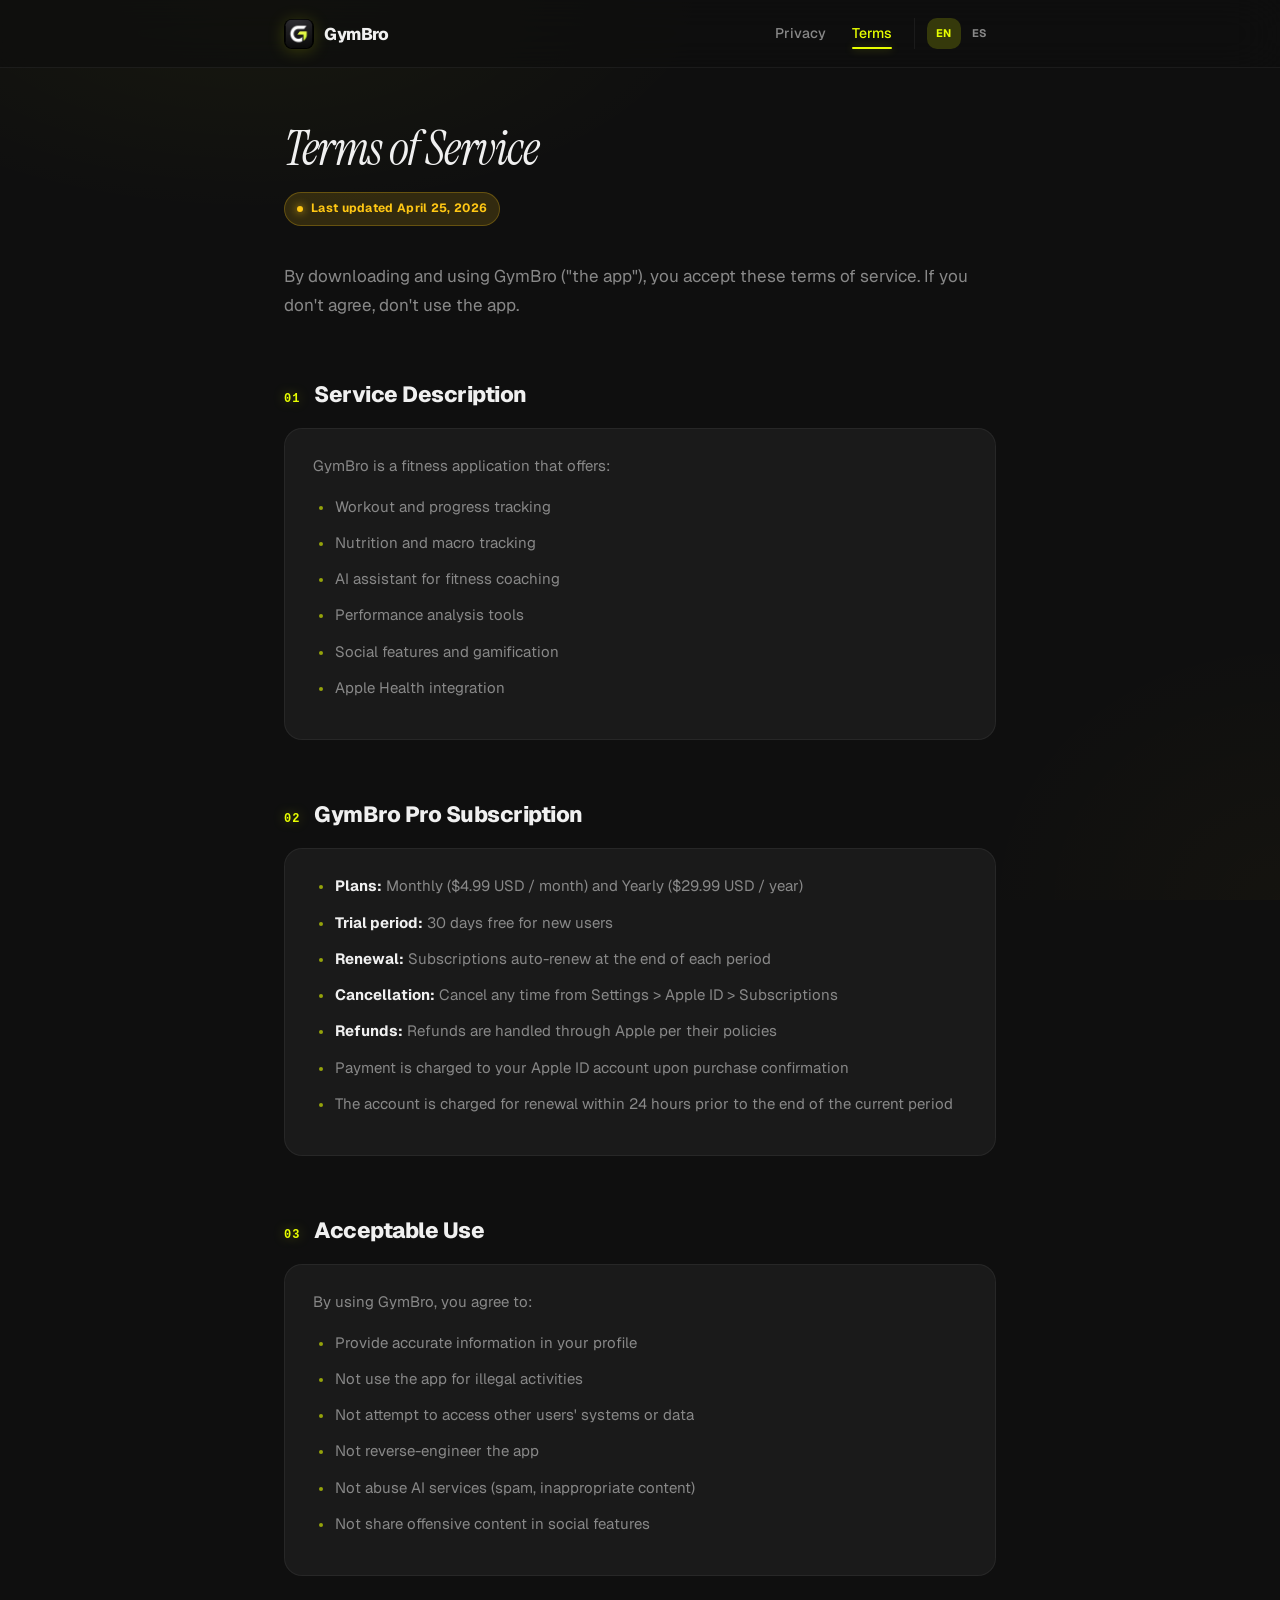
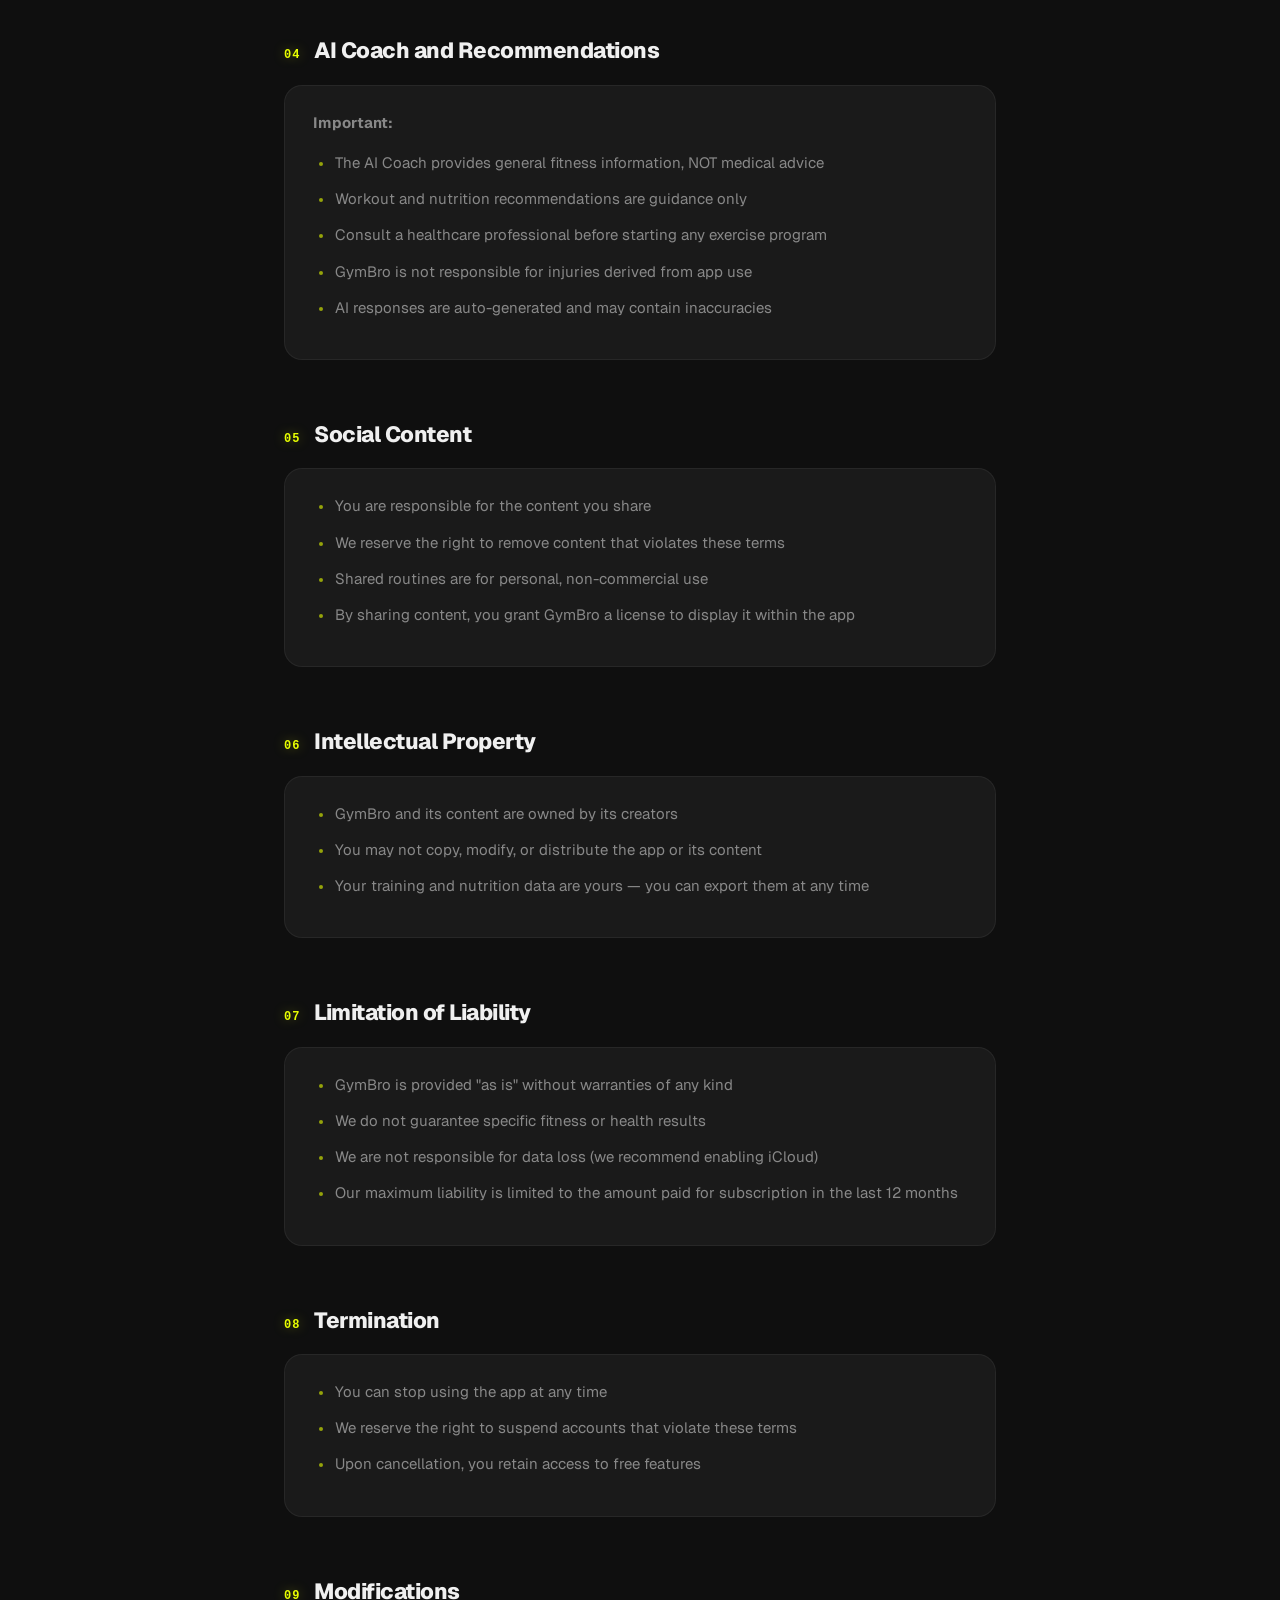
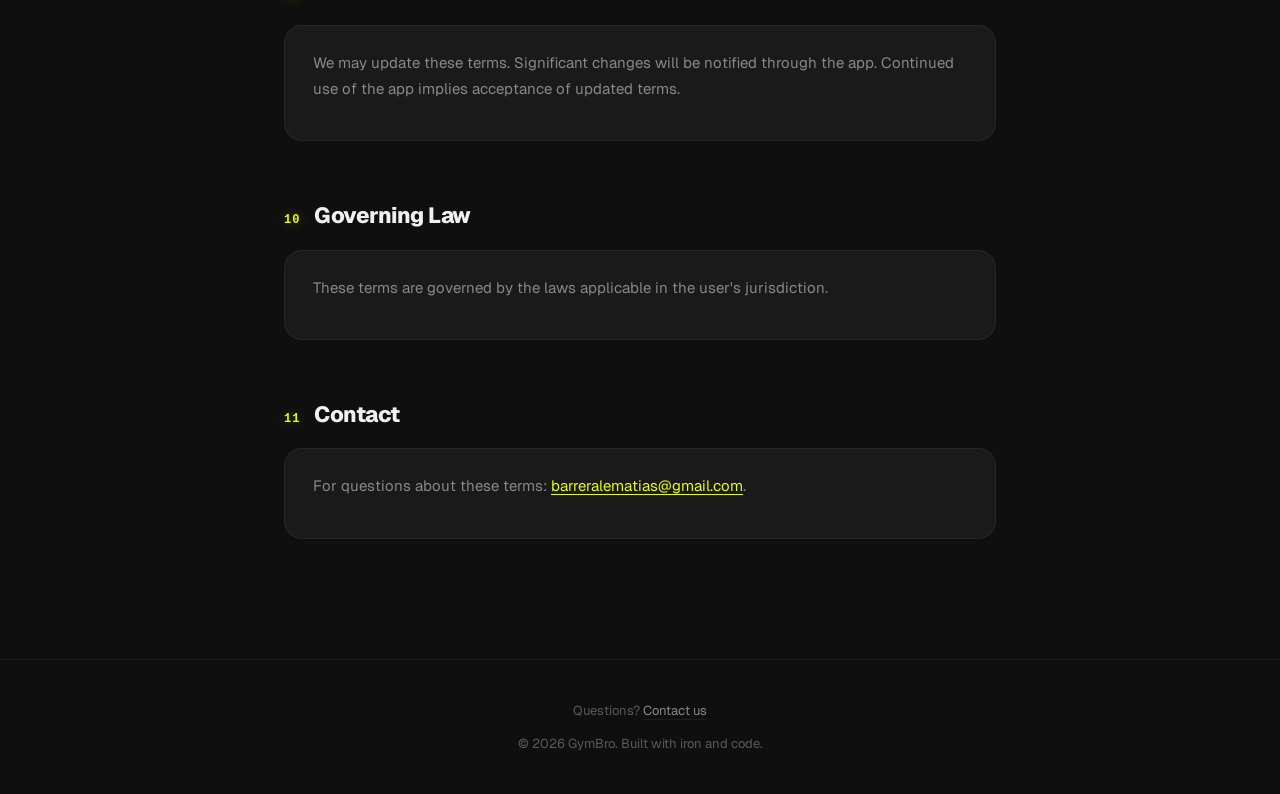
<file: terms.html>
<!DOCTYPE html>
<html lang="en">
<head>
    <meta charset="UTF-8">
    <meta name="viewport" content="width=device-width, initial-scale=1.0">
    <title>Terms of Service · GymBro</title>
    <meta name="description" content="GymBro Terms of Service — the rules for using the app and GymBro Pro subscriptions.">
    <meta name="theme-color" content="#0A0A0A">
    <meta property="og:title" content="GymBro Terms of Service">
    <meta property="og:description" content="The rules for using GymBro and Pro subscriptions.">
    <meta property="og:type" content="article">
    <link rel="icon" type="image/png" href="favicon.png">
    <link rel="apple-touch-icon" href="logo.png">
    <meta property="og:image" content="og-image.png">
    <link rel="preconnect" href="https://fonts.googleapis.com">
    <link rel="preconnect" href="https://fonts.gstatic.com" crossorigin>
    <link href="https://fonts.googleapis.com/css2?family=Geist:wght@400;500;600;700;800;900&family=Instrument+Serif:ital@0;1&display=swap" rel="stylesheet">
    <link rel="stylesheet" href="styles.css">
</head>
<body>
    <header class="site-header">
        <div class="site-header-inner">
            <a href="./" class="brand">
                <img src="logo.png" alt="GymBro" class="brand-mark" width="28" height="28">
                <span>GymBro</span>
            </a>
            <nav class="site-nav">
                <a href="privacy">Privacy</a>
                <a href="terms" class="active">Terms</a>
                <span class="lang-toggle">
                    <a href="terms" class="active">EN</a>
                    <a href="terms-es">ES</a>
                </span>
            </nav>
        </div>
    </header>

    <main>
        <article>
            <header class="article-header">
                <h1>Terms of Service</h1>
                <span class="updated">Last updated April 25, 2026</span>
            </header>

            <p class="intro">By downloading and using GymBro ("the app"), you accept these terms of service. If you don't agree, don't use the app.</p>

            <h2><span class="num">01</span> Service Description</h2>
            <div class="section">
                <p>GymBro is a fitness application that offers:</p>
                <ul>
                    <li>Workout and progress tracking</li>
                    <li>Nutrition and macro tracking</li>
                    <li>AI assistant for fitness coaching</li>
                    <li>Performance analysis tools</li>
                    <li>Social features and gamification</li>
                    <li>Apple Health integration</li>
                </ul>
            </div>

            <h2><span class="num">02</span> GymBro Pro Subscription</h2>
            <div class="section">
                <ul>
                    <li><strong>Plans:</strong> Monthly ($4.99 USD / month) and Yearly ($29.99 USD / year)</li>
                    <li><strong>Trial period:</strong> 30 days free for new users</li>
                    <li><strong>Renewal:</strong> Subscriptions auto-renew at the end of each period</li>
                    <li><strong>Cancellation:</strong> Cancel any time from Settings &gt; Apple ID &gt; Subscriptions</li>
                    <li><strong>Refunds:</strong> Refunds are handled through Apple per their policies</li>
                    <li>Payment is charged to your Apple ID account upon purchase confirmation</li>
                    <li>The account is charged for renewal within 24 hours prior to the end of the current period</li>
                </ul>
            </div>

            <h2><span class="num">03</span> Acceptable Use</h2>
            <div class="section">
                <p>By using GymBro, you agree to:</p>
                <ul>
                    <li>Provide accurate information in your profile</li>
                    <li>Not use the app for illegal activities</li>
                    <li>Not attempt to access other users' systems or data</li>
                    <li>Not reverse-engineer the app</li>
                    <li>Not abuse AI services (spam, inappropriate content)</li>
                    <li>Not share offensive content in social features</li>
                </ul>
            </div>

            <h2><span class="num">04</span> AI Coach and Recommendations</h2>
            <div class="section">
                <p><strong>Important:</strong></p>
                <ul>
                    <li>The AI Coach provides general fitness information, NOT medical advice</li>
                    <li>Workout and nutrition recommendations are guidance only</li>
                    <li>Consult a healthcare professional before starting any exercise program</li>
                    <li>GymBro is not responsible for injuries derived from app use</li>
                    <li>AI responses are auto-generated and may contain inaccuracies</li>
                </ul>
            </div>

            <h2><span class="num">05</span> Social Content</h2>
            <div class="section">
                <ul>
                    <li>You are responsible for the content you share</li>
                    <li>We reserve the right to remove content that violates these terms</li>
                    <li>Shared routines are for personal, non-commercial use</li>
                    <li>By sharing content, you grant GymBro a license to display it within the app</li>
                </ul>
            </div>

            <h2><span class="num">06</span> Intellectual Property</h2>
            <div class="section">
                <ul>
                    <li>GymBro and its content are owned by its creators</li>
                    <li>You may not copy, modify, or distribute the app or its content</li>
                    <li>Your training and nutrition data are yours — you can export them at any time</li>
                </ul>
            </div>

            <h2><span class="num">07</span> Limitation of Liability</h2>
            <div class="section">
                <ul>
                    <li>GymBro is provided "as is" without warranties of any kind</li>
                    <li>We do not guarantee specific fitness or health results</li>
                    <li>We are not responsible for data loss (we recommend enabling iCloud)</li>
                    <li>Our maximum liability is limited to the amount paid for subscription in the last 12 months</li>
                </ul>
            </div>

            <h2><span class="num">08</span> Termination</h2>
            <div class="section">
                <ul>
                    <li>You can stop using the app at any time</li>
                    <li>We reserve the right to suspend accounts that violate these terms</li>
                    <li>Upon cancellation, you retain access to free features</li>
                </ul>
            </div>

            <h2><span class="num">09</span> Modifications</h2>
            <div class="section">
                <p>We may update these terms. Significant changes will be notified through the app. Continued use of the app implies acceptance of updated terms.</p>
            </div>

            <h2><span class="num">10</span> Governing Law</h2>
            <div class="section">
                <p>These terms are governed by the laws applicable in the user's jurisdiction.</p>
            </div>

            <h2><span class="num">11</span> Contact</h2>
            <div class="section">
                <p>For questions about these terms: <a href="mailto:barreralematias@gmail.com">barreralematias@gmail.com</a>.</p>
            </div>
        </article>
    </main>

    <footer class="site-footer">
        <div class="site-footer-inner">
            <p>Questions? <a href="mailto:barreralematias@gmail.com">Contact us</a></p>
            <p>© 2026 GymBro. Built with iron and code.</p>
        </div>
    </footer>
</body>
</html>
</file>
<file: styles.css>
/* ==========================================================
   GymBro · Legal site
   Design tokens cloned from /Theme/GymBroTheme.swift
   ========================================================== */

:root {
  /* Colors — exact app values */
  --bg: #0F0F0F;
  --bg-surface: #1A1A1A;
  --bg-surface-2: #242424;
  --bg-hover: #2A2A2A;
  --border: rgba(255, 255, 255, 0.06);
  --border-strong: rgba(255, 255, 255, 0.12);
  --text: #F0F0F0;
  --text-muted: #888888;
  --text-dim: #5A5A5A;

  --lime: #E8FF00;
  --lime-soft: rgba(232, 255, 0, 0.18);
  --lime-glow: rgba(232, 255, 0, 0.35);

  --gold: #FFC714;
  --gold-soft: rgba(255, 199, 20, 0.15);
  --gold-glow: rgba(255, 199, 20, 0.35);

  /* Radii */
  --r-sm: 10px;
  --r-md: 14px;
  --r-lg: 18px;
  --r-xl: 24px;

  /* Layout */
  --max-width: 760px;

  /* Typography */
  --font-body: "Geist", -apple-system, BlinkMacSystemFont, "SF Pro Text", system-ui, sans-serif;
  --font-display: "Geist", -apple-system, BlinkMacSystemFont, "SF Pro Display", system-ui, sans-serif;
  --font-editorial: "Instrument Serif", Georgia, serif;

  /* Animation curves */
  --ease-out: cubic-bezier(0.16, 1, 0.3, 1);
  --spring: cubic-bezier(0.34, 1.56, 0.64, 1);
}

* { margin: 0; padding: 0; box-sizing: border-box; }

html { scroll-behavior: smooth; }

body {
  font-family: var(--font-body);
  background: var(--bg);
  background-image:
    radial-gradient(ellipse 60% 40% at 20% 0%, rgba(232, 255, 0, 0.04) 0%, transparent 60%),
    radial-gradient(ellipse 40% 50% at 100% 100%, rgba(255, 199, 20, 0.025) 0%, transparent 60%);
  background-attachment: fixed;
  color: var(--text);
  line-height: 1.65;
  font-size: 16px;
  font-weight: 400;
  -webkit-font-smoothing: antialiased;
  -moz-osx-font-smoothing: grayscale;
  min-height: 100vh;
  display: flex;
  flex-direction: column;
}

::selection {
  background: var(--lime);
  color: #000;
}

/* ==========================================================
   Header
   ========================================================== */
.site-header {
  position: sticky;
  top: 0;
  z-index: 50;
  backdrop-filter: blur(24px) saturate(160%);
  -webkit-backdrop-filter: blur(24px) saturate(160%);
  background: rgba(15, 15, 15, 0.72);
  border-bottom: 1px solid var(--border);
}

.site-header-inner {
  max-width: var(--max-width);
  margin: 0 auto;
  padding: 14px 24px;
  display: flex;
  align-items: center;
  justify-content: space-between;
  gap: 16px;
}

.brand {
  display: inline-flex;
  align-items: center;
  gap: 10px;
  font-family: var(--font-display);
  font-weight: 800;
  font-size: 17px;
  color: var(--text);
  text-decoration: none;
  letter-spacing: -0.4px;
  transition: color 0.2s var(--ease-out);
}

.brand-mark {
  width: 30px;
  height: 30px;
  border-radius: 8px;
  display: block;
  object-fit: cover;
  transition: filter 0.4s var(--ease-out), transform 0.4s var(--spring);
  filter: drop-shadow(0 2px 8px rgba(232, 255, 0, 0.18));
}

.brand:hover .brand-mark {
  filter: drop-shadow(0 4px 14px rgba(232, 255, 0, 0.45));
  transform: rotate(-4deg) scale(1.05);
}

.site-nav {
  display: flex;
  align-items: center;
  gap: 2px;
}

.site-nav a {
  position: relative;
  color: var(--text-muted);
  text-decoration: none;
  font-size: 14px;
  font-weight: 500;
  padding: 8px 12px;
  border-radius: var(--r-sm);
  transition: color 0.2s var(--ease-out), background 0.2s var(--ease-out);
}

.site-nav a:hover {
  color: var(--text);
  background: var(--bg-surface);
}

.site-nav a.active {
  color: var(--lime);
}

.site-nav a.active::after {
  content: "";
  position: absolute;
  left: 12px;
  right: 12px;
  bottom: 4px;
  height: 2px;
  background: var(--lime);
  border-radius: 2px;
  box-shadow: 0 0 8px var(--lime-glow);
}

.lang-toggle {
  margin-left: 8px;
  padding-left: 12px;
  border-left: 1px solid var(--border);
  display: flex;
  gap: 2px;
}

.lang-toggle a {
  font-size: 11px;
  font-weight: 700;
  letter-spacing: 0.6px;
  text-transform: uppercase;
  padding: 6px 9px;
}

.lang-toggle a.active {
  background: var(--lime-soft);
  color: var(--lime);
}

.lang-toggle a.active::after { display: none; }

/* ==========================================================
   Hero (index.html)
   ========================================================== */
.hero {
  text-align: center;
  padding: 96px 24px 32px;
  position: relative;
}

.hero-logo-wrap {
  position: relative;
  width: 132px;
  height: 132px;
  margin: 0 auto 32px;
  display: flex;
  align-items: center;
  justify-content: center;
  animation: hero-pop 0.9s var(--spring) both;
}

.hero-logo {
  position: relative;
  width: 88px;
  height: 88px;
  border-radius: 22px;
  display: block;
  box-shadow:
    0 16px 48px rgba(255, 199, 20, 0.18),
    0 4px 16px rgba(0, 0, 0, 0.6);
  z-index: 3;
}

/* Breathing radial bloom — gold glow behind logo */
.hero-bloom {
  position: absolute;
  inset: -22px;
  border-radius: 50%;
  background: radial-gradient(circle, var(--gold-glow) 0%, transparent 70%);
  z-index: 1;
  animation: hero-breathe 1.6s var(--ease-out) both;
}

/* Rotating angular gradient ring (24s) */
.hero-ring {
  position: absolute;
  inset: 0;
  border-radius: 50%;
  z-index: 2;
  background: conic-gradient(
    from 0deg,
    rgba(255, 199, 20, 0.5),
    rgba(255, 199, 20, 0.08),
    rgba(255, 199, 20, 0.5),
    rgba(255, 199, 20, 0.08),
    rgba(255, 199, 20, 0.5)
  );
  -webkit-mask: radial-gradient(circle, transparent 56px, #000 56px, #000 64px, transparent 64px);
          mask: radial-gradient(circle, transparent 56px, #000 56px, #000 64px, transparent 64px);
  animation: hero-spin 24s linear infinite;
  opacity: 0.9;
}

/* Counter-rotating inner ring (36s) */
.hero-ring-inner {
  position: absolute;
  inset: 12px;
  border-radius: 50%;
  z-index: 2;
  background: conic-gradient(
    from 0deg,
    rgba(255, 199, 20, 0.3),
    transparent,
    rgba(255, 199, 20, 0.3),
    transparent
  );
  -webkit-mask: radial-gradient(circle, transparent 50px, #000 50px, #000 54px, transparent 54px);
          mask: radial-gradient(circle, transparent 50px, #000 50px, #000 54px, transparent 54px);
  animation: hero-spin-reverse 36s linear infinite;
}

@keyframes hero-spin {
  from { transform: rotate(0deg); }
  to   { transform: rotate(360deg); }
}

@keyframes hero-spin-reverse {
  from { transform: rotate(0deg); }
  to   { transform: rotate(-360deg); }
}

@keyframes hero-breathe {
  from {
    opacity: 0;
    transform: scale(0.7);
  }
  to {
    opacity: 1;
    transform: scale(1);
  }
}

@keyframes hero-pop {
  from {
    opacity: 0;
    transform: scale(0.85);
  }
  to {
    opacity: 1;
    transform: scale(1);
  }
}

.hero-eyebrow {
  display: inline-block;
  font-size: 11px;
  font-weight: 700;
  letter-spacing: 1.8px;
  text-transform: uppercase;
  color: var(--gold);
  margin-bottom: 14px;
  background: linear-gradient(90deg, var(--gold), #FFE066, var(--gold));
  background-size: 200% 100%;
  -webkit-background-clip: text;
  background-clip: text;
  -webkit-text-fill-color: transparent;
  animation: shimmer 4s linear infinite, fade-up 0.6s var(--ease-out) 0.2s both;
}

@keyframes shimmer {
  from { background-position: 200% 0; }
  to   { background-position: -200% 0; }
}

.hero h1 {
  font-family: var(--font-editorial);
  font-style: italic;
  font-size: 68px;
  font-weight: 400;
  letter-spacing: -2px;
  line-height: 0.95;
  margin-bottom: 18px;
  color: var(--text);
  animation: fade-up 0.7s var(--ease-out) 0.3s both;
}

.hero p {
  color: var(--text-muted);
  font-size: 18px;
  max-width: 480px;
  margin: 0 auto;
  animation: fade-up 0.7s var(--ease-out) 0.4s both;
}

@keyframes fade-up {
  from {
    opacity: 0;
    transform: translateY(12px);
  }
  to {
    opacity: 1;
    transform: translateY(0);
  }
}

/* ==========================================================
   Doc grid (index.html)
   ========================================================== */
.doc-grid {
  display: grid;
  grid-template-columns: 1fr;
  gap: 12px;
  margin: 16px auto 36px;
  max-width: 560px;
}

@media (min-width: 640px) {
  .doc-grid { grid-template-columns: 1fr 1fr; }
}

.doc-card {
  position: relative;
  overflow: hidden;
  background: var(--bg-surface);
  border: 1px solid var(--border);
  border-radius: var(--r-lg);
  padding: 22px;
  text-decoration: none;
  color: var(--text);
  transition:
    border-color 0.3s var(--ease-out),
    transform 0.3s var(--ease-out),
    background 0.3s var(--ease-out),
    box-shadow 0.3s var(--ease-out);
  display: flex;
  flex-direction: column;
  gap: 6px;
  animation: fade-up 0.6s var(--ease-out) both;
}

.doc-grid > .doc-card:nth-child(1) { animation-delay: 0.5s; }
.doc-grid > .doc-card:nth-child(2) { animation-delay: 0.55s; }
.doc-grid:nth-of-type(2) > .doc-card:nth-child(1) { animation-delay: 0.65s; }
.doc-grid:nth-of-type(2) > .doc-card:nth-child(2) { animation-delay: 0.7s; }

.doc-card::before {
  content: "";
  position: absolute;
  inset: 0;
  background: linear-gradient(135deg, var(--lime-soft) 0%, transparent 50%);
  opacity: 0;
  transition: opacity 0.3s var(--ease-out);
  pointer-events: none;
}

.doc-card:hover {
  border-color: rgba(232, 255, 0, 0.4);
  transform: translateY(-3px);
  box-shadow:
    0 16px 32px rgba(0, 0, 0, 0.4),
    0 0 0 1px rgba(232, 255, 0, 0.2);
}

.doc-card:hover::before { opacity: 1; }

.doc-card > * { position: relative; z-index: 1; }

.doc-card-icon {
  width: 36px;
  height: 36px;
  border-radius: 10px;
  background: var(--lime-soft);
  display: inline-flex;
  align-items: center;
  justify-content: center;
  margin-bottom: 10px;
  font-size: 18px;
  transition: background 0.3s var(--ease-out), transform 0.4s var(--spring);
}

.doc-card:hover .doc-card-icon {
  background: var(--lime);
  transform: rotate(-6deg) scale(1.08);
}

.doc-card-title {
  font-family: var(--font-display);
  font-size: 17px;
  font-weight: 700;
  letter-spacing: -0.3px;
}

.doc-card-desc {
  font-size: 13px;
  color: var(--text-muted);
  line-height: 1.5;
}

.doc-section-title {
  font-size: 11px;
  font-weight: 700;
  letter-spacing: 1.6px;
  text-transform: uppercase;
  color: var(--text-dim);
  text-align: center;
  margin: 32px 0 8px;
}

/* ==========================================================
   Main / Article
   ========================================================== */
main {
  flex: 1;
  max-width: var(--max-width);
  margin: 0 auto;
  padding: 56px 24px 24px;
  width: 100%;
}

article > * {
  animation: fade-up 0.6s var(--ease-out) both;
}

article > *:nth-child(1)  { animation-delay: 0.05s; }
article > *:nth-child(2)  { animation-delay: 0.10s; }
article > *:nth-child(3)  { animation-delay: 0.15s; }
article > *:nth-child(4)  { animation-delay: 0.20s; }
article > *:nth-child(n+5){ animation-delay: 0.25s; }

.article-header {
  margin-bottom: 36px;
}

.article-header h1 {
  font-family: var(--font-editorial);
  font-style: italic;
  font-size: 48px;
  font-weight: 400;
  letter-spacing: -1.4px;
  line-height: 1.05;
  color: var(--text);
  margin-bottom: 18px;
}

.updated {
  display: inline-flex;
  align-items: center;
  gap: 8px;
  background: var(--gold-soft);
  color: var(--gold);
  font-size: 12px;
  font-weight: 700;
  letter-spacing: 0.3px;
  padding: 6px 12px;
  border-radius: 99px;
  border: 1px solid rgba(255, 199, 20, 0.25);
}

.updated::before {
  content: "";
  width: 6px;
  height: 6px;
  border-radius: 50%;
  background: var(--gold);
  box-shadow: 0 0 8px var(--gold);
  animation: pulse 2.4s var(--ease-out) infinite;
}

@keyframes pulse {
  0%, 100% { opacity: 1; transform: scale(1); }
  50%      { opacity: 0.55; transform: scale(0.85); }
}

.intro {
  font-size: 17px;
  color: var(--text-muted);
  margin-bottom: 32px;
  line-height: 1.7;
}

article h2 {
  font-family: var(--font-display);
  color: var(--text);
  font-size: 22px;
  font-weight: 800;
  letter-spacing: -0.5px;
  margin: 56px 0 14px;
  display: flex;
  align-items: baseline;
  gap: 14px;
}

article h2 .num {
  font-family: "SF Mono", ui-monospace, Menlo, monospace;
  color: var(--lime);
  font-size: 12px;
  font-weight: 700;
  letter-spacing: 1px;
  text-shadow: 0 0 12px var(--lime-glow);
}

article h3 {
  font-family: var(--font-display);
  color: var(--text);
  font-size: 15px;
  font-weight: 700;
  letter-spacing: -0.2px;
  margin: 24px 0 8px;
}

article p,
article li {
  color: var(--text-muted);
  font-size: 15px;
  line-height: 1.75;
}

article p { margin-bottom: 14px; }

article ul {
  list-style: none;
  padding: 0;
  margin-bottom: 14px;
}

article li {
  position: relative;
  padding-left: 22px;
  margin-bottom: 10px;
}

article li::before {
  content: "";
  position: absolute;
  left: 6px;
  top: 12px;
  width: 4px;
  height: 4px;
  border-radius: 50%;
  background: var(--lime);
  opacity: 0.6;
  transition: opacity 0.2s var(--ease-out), box-shadow 0.2s var(--ease-out);
}

article li:hover::before {
  opacity: 1;
  box-shadow: 0 0 8px var(--lime-glow);
}

article li strong {
  color: var(--text);
  font-weight: 700;
}

.section {
  background: var(--bg-surface);
  border: 1px solid var(--border);
  border-radius: var(--r-lg);
  padding: 24px 28px;
  margin: 16px 0;
  transition: border-color 0.3s var(--ease-out);
}

.section:hover {
  border-color: var(--border-strong);
}

article a {
  color: var(--lime);
  text-decoration: none;
  background-image: linear-gradient(var(--lime), var(--lime));
  background-size: 100% 1px;
  background-repeat: no-repeat;
  background-position: 0 100%;
  transition: background-size 0.3s var(--ease-out), color 0.2s var(--ease-out);
}

article a:hover {
  color: var(--gold);
  background-image: linear-gradient(var(--gold), var(--gold));
  background-size: 100% 2px;
}

/* ==========================================================
   Footer
   ========================================================== */
.site-footer {
  margin-top: 80px;
  padding: 40px 24px;
  border-top: 1px solid var(--border);
  text-align: center;
}

.site-footer-inner {
  max-width: var(--max-width);
  margin: 0 auto;
  display: flex;
  flex-direction: column;
  align-items: center;
  gap: 12px;
}

.site-footer p {
  color: var(--text-dim);
  font-size: 13px;
}

.site-footer a {
  color: var(--text-muted);
  text-decoration: none;
  border-bottom: 1px solid var(--border);
  transition: color 0.2s var(--ease-out), border-color 0.2s var(--ease-out);
}

.site-footer a:hover {
  color: var(--lime);
  border-bottom-color: var(--lime);
}

/* ==========================================================
   Mobile
   ========================================================== */
@media (max-width: 600px) {
  .site-header-inner { padding: 12px 16px; }
  .brand { font-size: 16px; gap: 8px; }
  .brand-mark { width: 26px; height: 26px; }
  .site-nav a { padding: 6px 8px; font-size: 13px; }
  .lang-toggle { margin-left: 4px; padding-left: 8px; }

  main { padding: 40px 16px 24px; }

  .article-header h1 { font-size: 36px; letter-spacing: -1px; }
  article h2 { font-size: 20px; margin: 40px 0 12px; }
  article h2 .num { font-size: 11px; }
  .section { padding: 20px; }

  .hero { padding: 64px 16px 16px; }
  .hero-logo-wrap { width: 116px; height: 116px; margin-bottom: 24px; }
  .hero-logo { width: 76px; height: 76px; border-radius: 19px; }
  .hero-ring { -webkit-mask: radial-gradient(circle, transparent 48px, #000 48px, #000 56px, transparent 56px); mask: radial-gradient(circle, transparent 48px, #000 48px, #000 56px, transparent 56px); }
  .hero-ring-inner { -webkit-mask: radial-gradient(circle, transparent 42px, #000 42px, #000 46px, transparent 46px); mask: radial-gradient(circle, transparent 42px, #000 42px, #000 46px, transparent 46px); }
  .hero h1 { font-size: 52px; letter-spacing: -1.5px; }
  .hero p { font-size: 16px; }
}

/* Reduced motion support */
@media (prefers-reduced-motion: reduce) {
  *, *::before, *::after {
    animation-duration: 0.01ms !important;
    animation-iteration-count: 1 !important;
    transition-duration: 0.01ms !important;
  }
  .hero-ring, .hero-ring-inner { display: none; }
}
</file>
